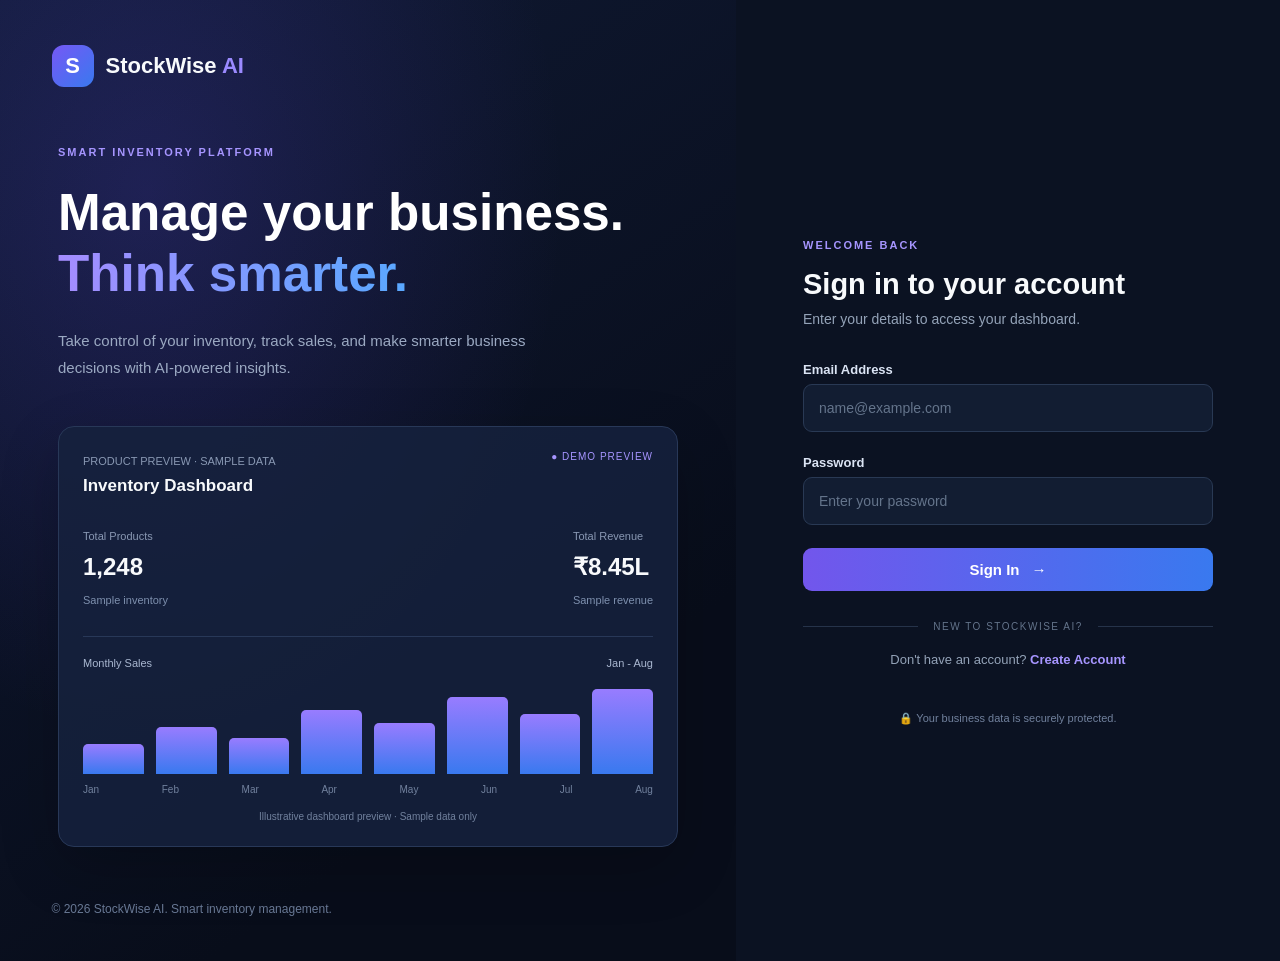
<file: frontend/categories.html>
<!DOCTYPE html>
<html lang="en">

<head>
    <meta charset="UTF-8">
    <meta name="viewport" content="width=device-width, initial-scale=1.0">
    <title>Categories | StockWise AI</title>
    <link rel="stylesheet" href="css/style.css">
</head>

<body class="auth-dark dashboard-dark">

    <div id="dashboardApp" hidden>

        <div class="app-shell">

            <!-- SIDEBAR -->
            <aside class="app-sidebar">

                <a href="index.html" class="sidebar-brand">
                    <span class="sidebar-brand-icon">S</span>
                    <span>StockWise <strong>AI</strong></span>
                </a>

                <div class="sidebar-label">WORKSPACE</div>

                <nav class="sidebar-nav">

                    <a href="index.html" class="sidebar-link">
                        <span>▦</span> Dashboard
                    </a>

                    <a href="products.html" class="sidebar-link">
                        <span>▤</span> Products
                    </a>

                    <a href="categories.html" class="sidebar-link active">
                        <span>◫</span> Categories
                    </a>

                    <a href="suppliers.html" class="sidebar-link">
                        <span>♧</span> Suppliers
                    </a>

                    <a href="stock.html" class="sidebar-link">
                        <span>⇅</span> Stock Management
                    </a>

                    <a href="sales.html" class="sidebar-link">
                        <span>▧</span> Sales
                    </a>

                </nav>

                <div class="sidebar-label">INTELLIGENCE</div>

                <nav class="sidebar-nav">
                    <a href="ai.html" class="sidebar-link">
                        <span>✧</span> AI Assistant
                    </a>
                </nav>

                <div class="sidebar-bottom">
                    <div class="sidebar-user-icon">SW</div>

                    <div>
                        <strong>StockWise AI</strong>
                        <small>Inventory Workspace</small>
                    </div>
                </div>

            </aside>

            <!-- MAIN AREA -->
            <div class="app-main">

                <!-- TOPBAR -->
                <header class="app-topbar">

                    <div>
                        <span class="topbar-eyebrow">WORKSPACE / ORGANIZATION</span>
                        <h2>Categories</h2>
                    </div>

                    <div class="topbar-actions">

                        <span id="welcomeUser" class="welcome-user">
                            Welcome
                        </span>

                        <button id="logoutButton" class="logout-btn">
                            Logout ↗
                        </button>

                    </div>

                </header>

                <!-- PAGE CONTENT -->
                <main class="dashboard-content">

                    <!-- PAGE HEADING -->
                    <section class="dashboard-welcome">

                        <div>
                            <span class="welcome-tag">PRODUCT ORGANIZATION</span>
                            <h1>Categories Management</h1>
                            <p>Organize your products and keep your inventory structured.</p>
                        </div>

                        <div class="welcome-decoration">◫</div>

                    </section>

                    <!-- ADD CATEGORY -->
                    <section class="dashboard-section category-form-section">

                        <div class="section-heading">

                            <div>
                                <h2>Add New Category</h2>
                                <p>Create a category to organize your shop products.</p>
                            </div>

                            <span class="section-indicator">+</span>

                        </div>

                        <form id="categoryForm" class="category-form-grid">

                            <div class="form-group">

                                <label for="categoryName">
                                    Category Name
                                </label>

                                <input
                                    type="text"
                                    id="categoryName"
                                    placeholder="Example: Electronics"
                                    maxlength="100"
                                    required
                                >

                            </div>

                            <div class="form-group">

                                <label for="categoryDescription">
                                    Description
                                </label>

                                <input
                                    type="text"
                                    id="categoryDescription"
                                    placeholder="Enter category description"
                                    maxlength="300"
                                >

                            </div>

                            <div class="category-form-submit">

                                <button
                                    type="submit"
                                    id="addCategoryButton"
                                    class="profile-save-button"
                                >
                                    + Add Category
                                </button>

                            </div>

                            <p id="categoryMessage" class="message"></p>

                        </form>

                    </section>

                    <!-- ALL CATEGORIES -->
                    <section class="dashboard-section category-table-section">

                        <div class="section-heading">

                            <div>
                                <h2>All Categories</h2>
                                <p>View and manage your product categories.</p>
                            </div>

                            <span class="section-indicator">◫</span>

                        </div>

                        <div class="table-wrapper category-table-wrapper">

                            <table class="category-table">

                                <thead>
                                    <tr>
                                        <th>Category Name</th>
                                        <th>Description</th>
                                        <th>Action</th>
                                    </tr>
                                </thead>

                                <tbody id="categoriesTableBody">

                                    <tr>
                                        <td colspan="3">
                                            Loading categories...
                                        </td>
                                    </tr>

                                </tbody>

                            </table>

                        </div>

                    </section>

                    <footer class="dashboard-footer">
                        StockWise AI · Smart Inventory Management
                    </footer>

                </main>

            </div>

        </div>

    </div>

    <!-- LOADING SCREEN -->
    <div id="loadingScreen" class="loading-screen">
        Verifying your account...
    </div>

    <script src="js/config.js"></script>
    <script src="js/categories.js"></script>

</body>
</html>
</file>
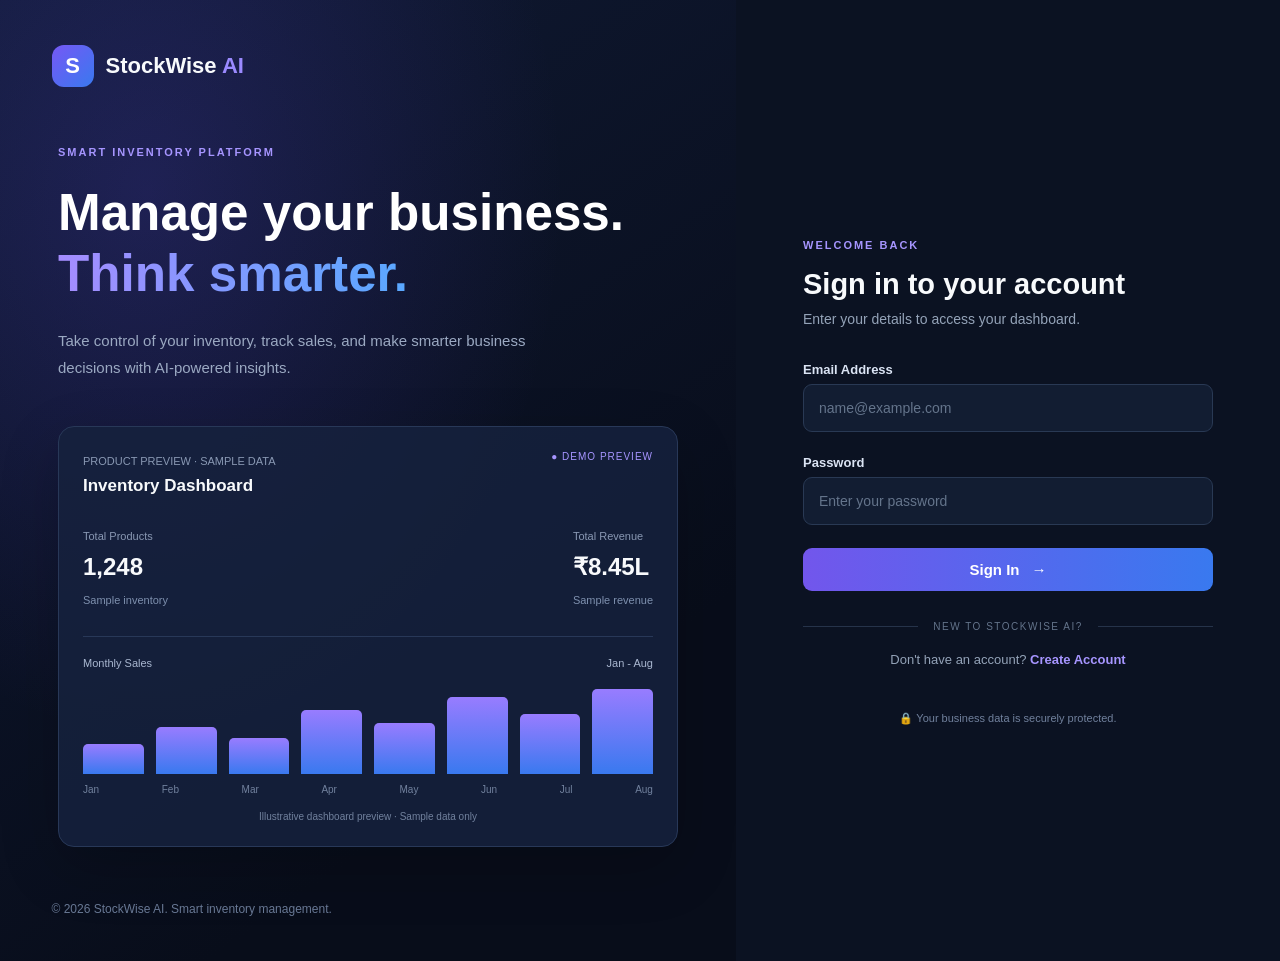
<file: frontend/login.html>
<!DOCTYPE html>
<html lang="en">
<head>
    <meta charset="UTF-8">
    <meta name="viewport" content="width=device-width, initial-scale=1.0">
    <title>Login | StockWise AI</title>
    <link rel="stylesheet" href="css/style.css">

    <style>
        .preview-chart {
            min-height: 170px;
        }

        .chart-bars {
            height: 85px;
            display: flex;
            align-items: end;
            gap: 12px;
            margin-top: 20px;
        }

        .chart-bars i {
            flex: 1;
            display: block;
            min-width: 0;
            border-radius: 5px 5px 0 0;
            background: linear-gradient(180deg, #987cff, #3979ef);
            transition: height 0.8s ease;
            animation: barAppear 0.8s ease;
        }

        .chart-months {
            display: flex;
            justify-content: space-between;
            margin-top: 10px;
            color: #71819d;
            font-size: 10px;
        }

        .preview-disclaimer {
            color: #71819d;
            font-size: 10px;
            margin-top: 16px;
            text-align: center;
        }

        .live-indicator {
            color: #a695ff;
            font-size: 10px;
            letter-spacing: 1px;
        }

        @keyframes barAppear {
            from {
                opacity: 0.3;
                transform: scaleY(0.3);
                transform-origin: bottom;
            }
            to {
                opacity: 1;
                transform: scaleY(1);
                transform-origin: bottom;
            }
        }
    </style>
</head>

<body class="auth-dark">

    <main class="login-layout">

        <!-- LEFT BRANDING SECTION -->
        <section class="login-brand-panel">

            <div class="login-brand">
                <div class="brand-icon">S</div>
                <span>StockWise <strong>AI</strong></span>
            </div>

            <div class="login-hero">

                <span class="hero-tag">SMART INVENTORY PLATFORM</span>

                <h1>
                    Manage your business.<br>
                    <span>Think smarter.</span>
                </h1>

                <p>
                    Take control of your inventory, track sales,
                    and make smarter business decisions with
                    AI-powered insights.
                </p>

                <!-- DASHBOARD DEMO -->
                <div class="preview-card">

                    <div class="preview-header">
                        <div>
                            <small>PRODUCT PREVIEW · SAMPLE DATA</small>
                            <h3>Inventory Dashboard</h3>
                        </div>

                        <span class="live-indicator">● DEMO PREVIEW</span>
                    </div>

                    <div class="preview-stats">

                        <div>
                            <small>Total Products</small>
                            <h2>1,248</h2>
                            <span>Sample inventory</span>
                        </div>

                        <div>
                            <small>Total Revenue</small>
                            <h2>₹8.45L</h2>
                            <span>Sample revenue</span>
                        </div>

                    </div>

                    <!-- ANIMATED SLIDESHOW GRAPH -->
                    <div class="preview-chart">

                        <div class="chart-label">
                            <span id="demoChartTitle">Monthly Sales</span>
                            <span id="demoChartPeriod">Jan - Aug</span>
                        </div>

                        <div class="chart-bars" id="demoChartBars">
                            <i style="height:35%"></i>
                            <i style="height:55%"></i>
                            <i style="height:42%"></i>
                            <i style="height:75%"></i>
                            <i style="height:60%"></i>
                            <i style="height:90%"></i>
                            <i style="height:70%"></i>
                            <i style="height:100%"></i>
                        </div>

                        <div class="chart-months" id="demoChartLabels">
                            <span>Jan</span>
                            <span>Feb</span>
                            <span>Mar</span>
                            <span>Apr</span>
                            <span>May</span>
                            <span>Jun</span>
                            <span>Jul</span>
                            <span>Aug</span>
                        </div>

                        <p class="preview-disclaimer">
                            Illustrative dashboard preview · Sample data only
                        </p>

                    </div>

                </div>

            </div>

            <p class="login-footer">
                © 2026 StockWise AI. Smart inventory management.
            </p>

        </section>

        <!-- RIGHT LOGIN SECTION -->
        <section class="login-form-panel">

            <div class="login-form-wrapper">

                <div class="mobile-brand">
                    <div class="brand-icon">S</div>
                    <span>StockWise <strong>AI</strong></span>
                </div>

                <div class="login-heading">

                    <span class="hero-tag">WELCOME BACK</span>

                    <h2>Sign in to your account</h2>

                    <p>
                        Enter your details to access your dashboard.
                    </p>

                </div>

                <form id="loginForm">

                    <div class="form-group">

                        <label for="email">Email Address</label>

                        <input
                            type="email"
                            id="email"
                            placeholder="name@example.com"
                            autocomplete="email"
                            required
                        >

                    </div>

                    <div class="form-group">

                        <label for="password">Password</label>

                        <input
                            type="password"
                            id="password"
                            placeholder="Enter your password"
                            autocomplete="current-password"
                            required
                        >

                    </div>

                    <button
                        type="submit"
                        id="loginButton"
                        class="login-submit"
                    >
                        Sign In <span>→</span>
                    </button>

                    <p id="message" class="message"></p>

                </form>

                <div class="login-divider">
                    <span>NEW TO STOCKWISE AI?</span>
                </div>

                <p class="login-register">
                    Don't have an account?
                    <a href="register.html">Create Account</a>
                </p>

                <p class="login-security">
                    🔒 Your business data is securely protected.
                </p>

            </div>

        </section>

    </main>

    <!-- EXISTING LOGIN SCRIPTS -->
    <script src="js/config.js"></script>
    <script src="js/auth.js"></script>
    <script src="js/login-preview.js"></script>
    <!-- DEMO SLIDESHOW -->
    <script>
        const demoSlides = [
            {
                title: "Monthly Sales",
                period: "Jan - Aug",
                labels: ["Jan", "Feb", "Mar", "Apr", "May", "Jun", "Jul", "Aug"],
                values: [35, 55, 42, 75, 60, 90, 70, 100]
            },
            {
                title: "Revenue Growth",
                period: "8 Month Overview",
                labels: ["Jan", "Feb", "Mar", "Apr", "May", "Jun", "Jul", "Aug"],
                values: [25, 40, 35, 60, 55, 75, 85, 100]
            },
            {
                title: "Inventory Movement",
                period: "Stock Overview",
                labels: ["Jan", "Feb", "Mar", "Apr", "May", "Jun", "Jul", "Aug"],
                values: [80, 65, 90, 50, 75, 45, 65, 85]
            }
        ];

        let currentSlide = 0;

        function showDemoSlide() {

            const slide = demoSlides[currentSlide];

            const title = document.getElementById("demoChartTitle");
            const period = document.getElementById("demoChartPeriod");
            const bars = document.getElementById("demoChartBars");
            const labels = document.getElementById("demoChartLabels");

            title.textContent = slide.title;
            period.textContent = slide.period;

            bars.innerHTML = slide.values
                .map(value => `<i style="height:${value}%"></i>`)
                .join("");

            labels.innerHTML = slide.labels
                .map(label => `<span>${label}</span>`)
                .join("");

            currentSlide = (currentSlide + 1) % demoSlides.length;
        }

        showDemoSlide();

        setInterval(showDemoSlide, 3000);
    </script>

</body>
</html>
</file>
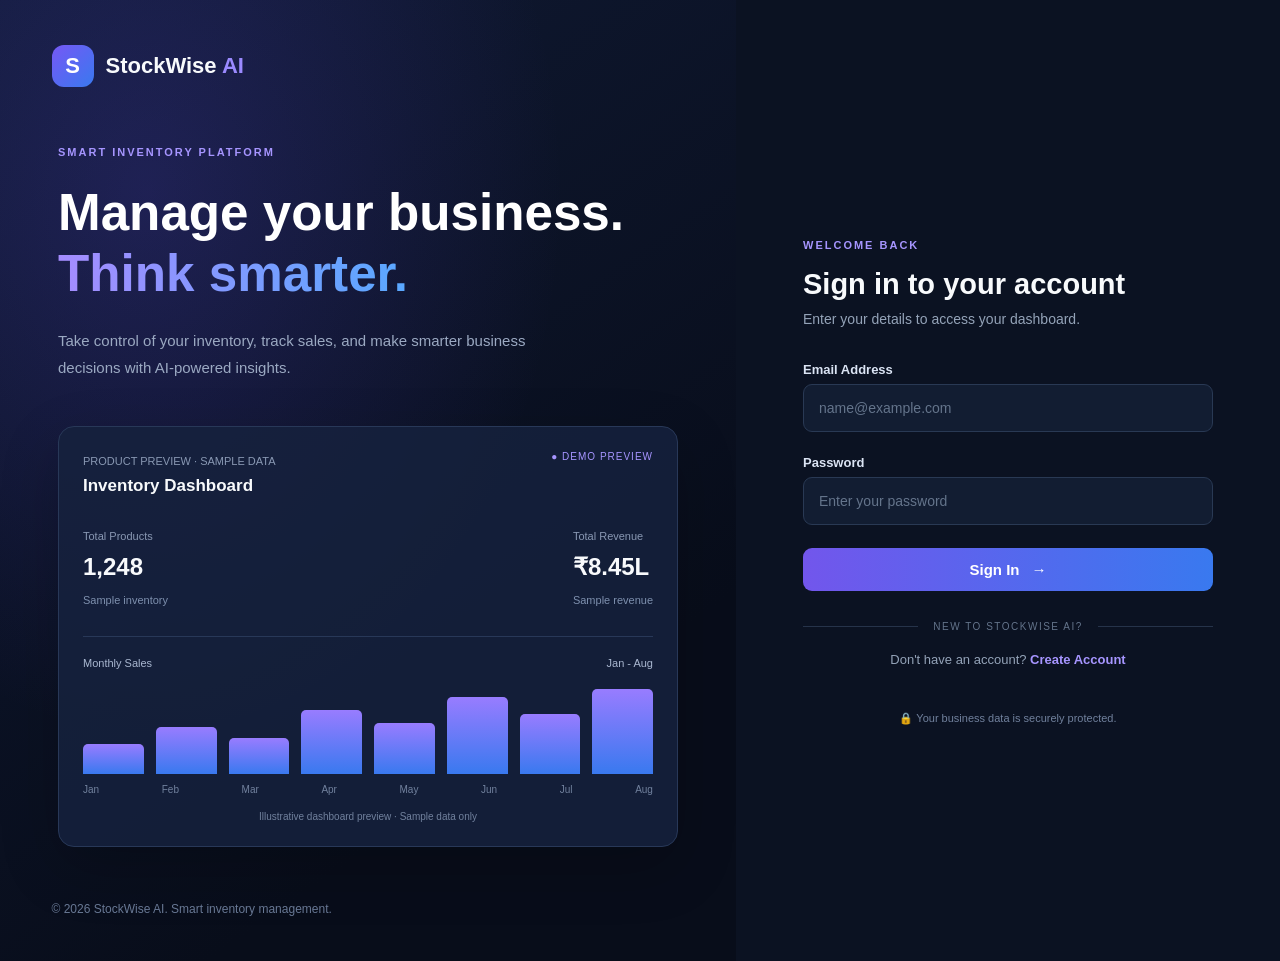
<file: frontend/products.html>
<!DOCTYPE html>
<html lang="en">

<head>
    <meta charset="UTF-8">
    <meta name="viewport" content="width=device-width, initial-scale=1.0">
    <title>Products | StockWise AI</title>
    <link rel="stylesheet" href="css/style.css">
</head>

<body class="auth-dark dashboard-dark">

    <div id="dashboardApp" hidden>
        <div class="app-shell">

            <aside class="app-sidebar">

                <a href="index.html" class="sidebar-brand">
                    <span class="sidebar-brand-icon">S</span>
                    <span>StockWise <strong>AI</strong></span>
                </a>

                <div class="sidebar-label">WORKSPACE</div>

                <nav class="sidebar-nav">
                    <a href="index.html" class="sidebar-link">
                        <span>▦</span> Dashboard
                    </a>

                    <a href="products.html" class="sidebar-link active">
                        <span>▤</span> Products
                    </a>

                    <a href="categories.html" class="sidebar-link">
                        <span>◫</span> Categories
                    </a>

                    <a href="suppliers.html" class="sidebar-link">
                        <span>♧</span> Suppliers
                    </a>

                    <a href="stock.html" class="sidebar-link">
                        <span>⇅</span> Stock Management
                    </a>

                    <a href="sales.html" class="sidebar-link">
                        <span>▧</span> Sales
                    </a>
                </nav>

                <div class="sidebar-label">INTELLIGENCE</div>

                <nav class="sidebar-nav">
                    <a href="ai.html" class="sidebar-link">
                        <span>✧</span> AI Assistant
                    </a>
                </nav>

                <div class="sidebar-bottom">
                    <div class="sidebar-user-icon">SW</div>
                    <div>
                        <strong>StockWise AI</strong>
                        <small>Inventory Workspace</small>
                    </div>
                </div>

            </aside>

            <div class="app-main">

                <header class="app-topbar">
                    <div>
                        <span class="topbar-eyebrow">WORKSPACE / INVENTORY</span>
                        <h2>Products</h2>
                    </div>

                    <div class="topbar-actions">
                        <span id="welcomeUser" class="welcome-user">
                            Welcome
                        </span>

                        <button id="logoutButton" class="logout-btn">
                            Logout ↗
                        </button>
                    </div>
                </header>

                <main class="dashboard-content">

                    <section class="dashboard-welcome">
                        <div>
                            <span class="welcome-tag">PRODUCT MANAGEMENT</span>
                            <h1>Products Management</h1>
                            <p>Manage products, suppliers, pricing and inventory.</p>
                        </div>

                        <div class="welcome-decoration">▤</div>
                    </section>

                    <!-- ADD PRODUCT -->
                    <section class="dashboard-section products-form-section">

                        <div class="section-heading">
                            <div>
                                <h2>Add New Product</h2>
                                <p>Enter product details to add it to your inventory.</p>
                            </div>

                            <span class="section-indicator">+</span>
                        </div>

                        <form id="productForm" class="products-form-grid">

                            <div class="form-group">
                                <label for="productName">Product Name</label>
                                <input
                                    type="text"
                                    id="productName"
                                    placeholder="Enter product name"
                                    required
                                >
                            </div>

                            <div class="form-group">
                                <label for="productCategory">Category</label>
                                <select id="productCategory" required>
                                    <option value="">Select Category</option>
                                </select>
                            </div>

                            <div class="form-group">
                                <label for="productSKU">Product SKU</label>
                                <input
                                    type="text"
                                    id="productSKU"
                                    placeholder="Example: ELEC-001"
                                    required
                                >
                            </div>

                            <div class="form-group">
                                <label for="productSupplier">
                                    Supplier <span>(Optional)</span>
                                </label>

                                <select id="productSupplier">
                                    <option value="">No Supplier Assigned</option>
                                </select>
                            </div>

                            <div class="form-group">
                                <label for="purchasePrice">Purchase Price (₹)</label>
                                <input
                                    type="number"
                                    id="purchasePrice"
                                    placeholder="0.00"
                                    min="0"
                                    step="0.01"
                                    required
                                >
                            </div>

                            <div class="form-group">
                                <label for="sellingPrice">Selling Price (₹)</label>
                                <input
                                    type="number"
                                    id="sellingPrice"
                                    placeholder="0.00"
                                    min="0"
                                    step="0.01"
                                    required
                                >
                            </div>

                            <div class="form-group">
                                <label for="quantity">Initial Quantity</label>
                                <input
                                    type="number"
                                    id="quantity"
                                    placeholder="Enter quantity"
                                    min="0"
                                    required
                                >
                            </div>

                            <div class="form-group">
                                <label for="lowStockThreshold">Low Stock Threshold</label>
                                <input
                                    type="number"
                                    id="lowStockThreshold"
                                    min="0"
                                    value="5"
                                    required
                                >
                            </div>

                            <div class="form-group">
                                <label for="reorderLeadTime">
                                    Reorder Lead Time (Days)
                                </label>

                                <input
                                    type="number"
                                    id="reorderLeadTime"
                                    min="0"
                                    value="3"
                                    required
                                >

                                <small>Expected supplier delivery time.</small>
                            </div>

                            <!-- EXPIRY DATE -->
                            <div class="form-group">
                                <label for="expiryDate">
                                    Expiry Date <span>(Optional)</span>
                                </label>

                                <input
                                    type="date"
                                    id="expiryDate"
                                >

                                <small>Set expiry date for perishable products.</small>
                            </div>

                            <div class="products-form-submit">
                                <button
                                    type="submit"
                                    id="addProductButton"
                                    class="profile-save-button"
                                >
                                    + Add Product
                                </button>
                            </div>

                            <p id="productMessage" class="message"></p>

                        </form>

                    </section>

                    <!-- ALL PRODUCTS -->
                    <section class="dashboard-section products-table-section">

                        <div class="section-heading">
                            <div>
                                <h2>All Products</h2>
                                <p>View and manage your shop inventory.</p>
                            </div>

                            <span class="section-indicator">▤</span>
                        </div>


                        <!-- PRODUCT SEARCH AND FILTER -->
                        <div class="products-toolbar">

                            <div class="products-search">
                                <span>⌕</span>
                                <input
                                    type="search"
                                    id="productSearch"
                                    placeholder="Search products by name or SKU..."
                                >
                            </div>

                            <div class="products-filter">
                                <select id="productCategoryFilter">
                                    <option value="">All Categories</option>
                                </select>
                            </div>

                        </div>


                        <div class="table-wrapper products-table-wrapper">

                            <table class="products-table">
                                <thead>
                                    <tr>
                                        <th>Product</th>
                                        <th>Category</th>
                                        <th>Supplier</th>
                                        <th>Purchase Price</th>
                                        <th>Selling Price</th>
                                        <th>Quantity</th>
                                        <th>Expiry Date</th>
                                        <th>Action</th>
                                    </tr>
                                </thead>

                                <tbody id="productsTableBody">
                                    <tr>
                                        <td colspan="8">Loading products...</td>
                                    </tr>
                                </tbody>
                            </table>

                        </div>

                    </section>

                    <footer class="dashboard-footer">
                        StockWise AI · Smart Inventory Management
                    </footer>

                </main>
            </div>
        </div>
    </div>

    <div id="loadingScreen" class="loading-screen">
        Verifying your account...
    </div>

    <script src="js/config.js"></script>
    <script src="js/products.js"></script>

</body>
</html>
</file>
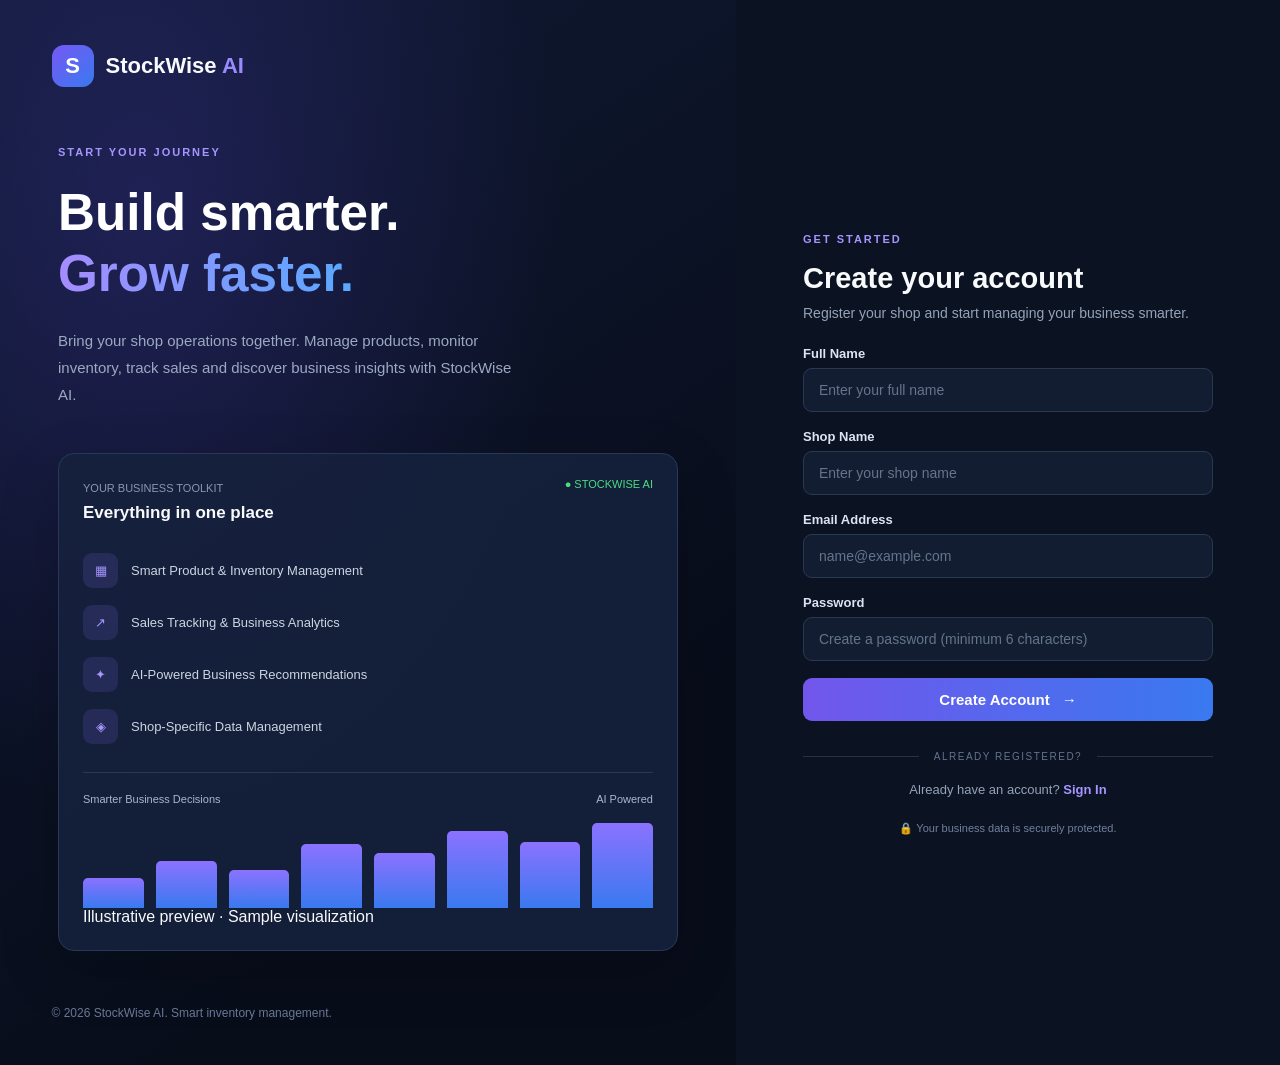
<file: frontend/register.html>
<!DOCTYPE html>
<html lang="en">
<head>
    <meta charset="UTF-8">
    <meta name="viewport" content="width=device-width, initial-scale=1.0">
    <title>Register | StockWise AI</title>
    <link rel="stylesheet" href="css/style.css">

    <style>
        .register-brand-panel {
            background:
                radial-gradient(ellipse at 20% 20%, rgba(91,70,220,.22), transparent 50%),
                linear-gradient(145deg, #101a35, #080d1a 75%);
        }

        .register-form-wrapper .form-group {
            margin-bottom: 17px;
        }

        .register-form-wrapper .form-group input {
            padding: 13px 15px;
        }

        .register-form-wrapper .login-heading {
            margin-bottom: 25px;
        }

        .register-form-wrapper .login-security {
            margin-top: 25px;
        }

        .register-feature-list {
            margin-top: 30px;
            display: grid;
            gap: 17px;
        }

        .register-feature {
            display: flex;
            align-items: center;
            gap: 13px;
            color: #cbd5e1;
            font-size: 13px;
        }

        .register-feature-icon {
            width: 35px;
            height: 35px;
            display: grid;
            place-items: center;
            background: rgba(139,114,255,.14);
            color: #a695ff;
            border-radius: 9px;
        }

        @media (max-width: 850px) {
            .register-brand-panel {
                display: none;
            }
        }
    </style>
</head>

<body class="auth-dark">

    <main class="login-layout">

        <!-- LEFT BRANDING SECTION -->
        <section class="login-brand-panel register-brand-panel">

            <div class="login-brand">
                <div class="brand-icon">S</div>
                <span>StockWise <strong>AI</strong></span>
            </div>

            <div class="login-hero">

                <span class="hero-tag">START YOUR JOURNEY</span>

                <h1>
                    Build smarter.<br>
                    <span>Grow faster.</span>
                </h1>

                <p>
                    Bring your shop operations together.
                    Manage products, monitor inventory,
                    track sales and discover business insights
                    with StockWise AI.
                </p>

                <div class="preview-card">

                    <div class="preview-header">
                        <div>
                            <small>YOUR BUSINESS TOOLKIT</small>
                            <h3>Everything in one place</h3>
                        </div>
                        <span class="live-indicator">● STOCKWISE AI</span>
                    </div>

                    <div class="register-feature-list">

                        <div class="register-feature">
                            <div class="register-feature-icon">▦</div>
                            <span>Smart Product & Inventory Management</span>
                        </div>

                        <div class="register-feature">
                            <div class="register-feature-icon">↗</div>
                            <span>Sales Tracking & Business Analytics</span>
                        </div>

                        <div class="register-feature">
                            <div class="register-feature-icon">✦</div>
                            <span>AI-Powered Business Recommendations</span>
                        </div>

                        <div class="register-feature">
                            <div class="register-feature-icon">◈</div>
                            <span>Shop-Specific Data Management</span>
                        </div>

                    </div>

                    <div class="preview-chart">
                        <div class="chart-label">
                            <span>Smarter Business Decisions</span>
                            <span>AI Powered</span>
                        </div>

                        <div class="chart-bars">
                            <i style="height:35%"></i>
                            <i style="height:55%"></i>
                            <i style="height:45%"></i>
                            <i style="height:75%"></i>
                            <i style="height:65%"></i>
                            <i style="height:90%"></i>
                            <i style="height:78%"></i>
                            <i style="height:100%"></i>
                        </div>
                    </div>

                    <p class="preview-disclaimer">
                        Illustrative preview · Sample visualization
                    </p>

                </div>

            </div>

            <p class="login-footer">
                © 2026 StockWise AI. Smart inventory management.
            </p>

        </section>

        <!-- RIGHT REGISTRATION SECTION -->
        <section class="login-form-panel">

            <div class="login-form-wrapper register-form-wrapper">

                <div class="mobile-brand">
                    <div class="brand-icon">S</div>
                    <span>StockWise <strong>AI</strong></span>
                </div>

                <div class="login-heading">

                    <span class="hero-tag">GET STARTED</span>

                    <h2>Create your account</h2>

                    <p>
                        Register your shop and start managing
                        your business smarter.
                    </p>

                </div>

                <form id="registerForm">

                    <div class="form-group">
                        <label for="name">Full Name</label>
                        <input
                            type="text"
                            id="name"
                            placeholder="Enter your full name"
                            autocomplete="name"
                            required
                        >
                    </div>

                    <div class="form-group">
                        <label for="shopName">Shop Name</label>
                        <input
                            type="text"
                            id="shopName"
                            placeholder="Enter your shop name"
                            required
                        >
                    </div>

                    <div class="form-group">
                        <label for="email">Email Address</label>
                        <input
                            type="email"
                            id="email"
                            placeholder="name@example.com"
                            autocomplete="email"
                            required
                        >
                    </div>

                    <div class="form-group">
                        <label for="password">Password</label>
                        <input
                            type="password"
                            id="password"
                            placeholder="Create a password (minimum 6 characters)"
                            minlength="6"
                            autocomplete="new-password"
                            required
                        >
                    </div>

                    <button
                        type="submit"
                        id="registerButton"
                        class="login-submit"
                    >
                        Create Account <span>→</span>
                    </button>

                    <p id="message" class="message"></p>

                </form>

                <div class="login-divider">
                    <span>ALREADY REGISTERED?</span>
                </div>

                <p class="login-register">
                    Already have an account?
                    <a href="login.html">Sign In</a>
                </p>

                <p class="login-security">
                    🔒 Your business data is securely protected.
                </p>

            </div>

        </section>

    </main>

    <script src="js/config.js"></script>
    <script src="js/auth.js"></script>

</body>
</html>
</file>
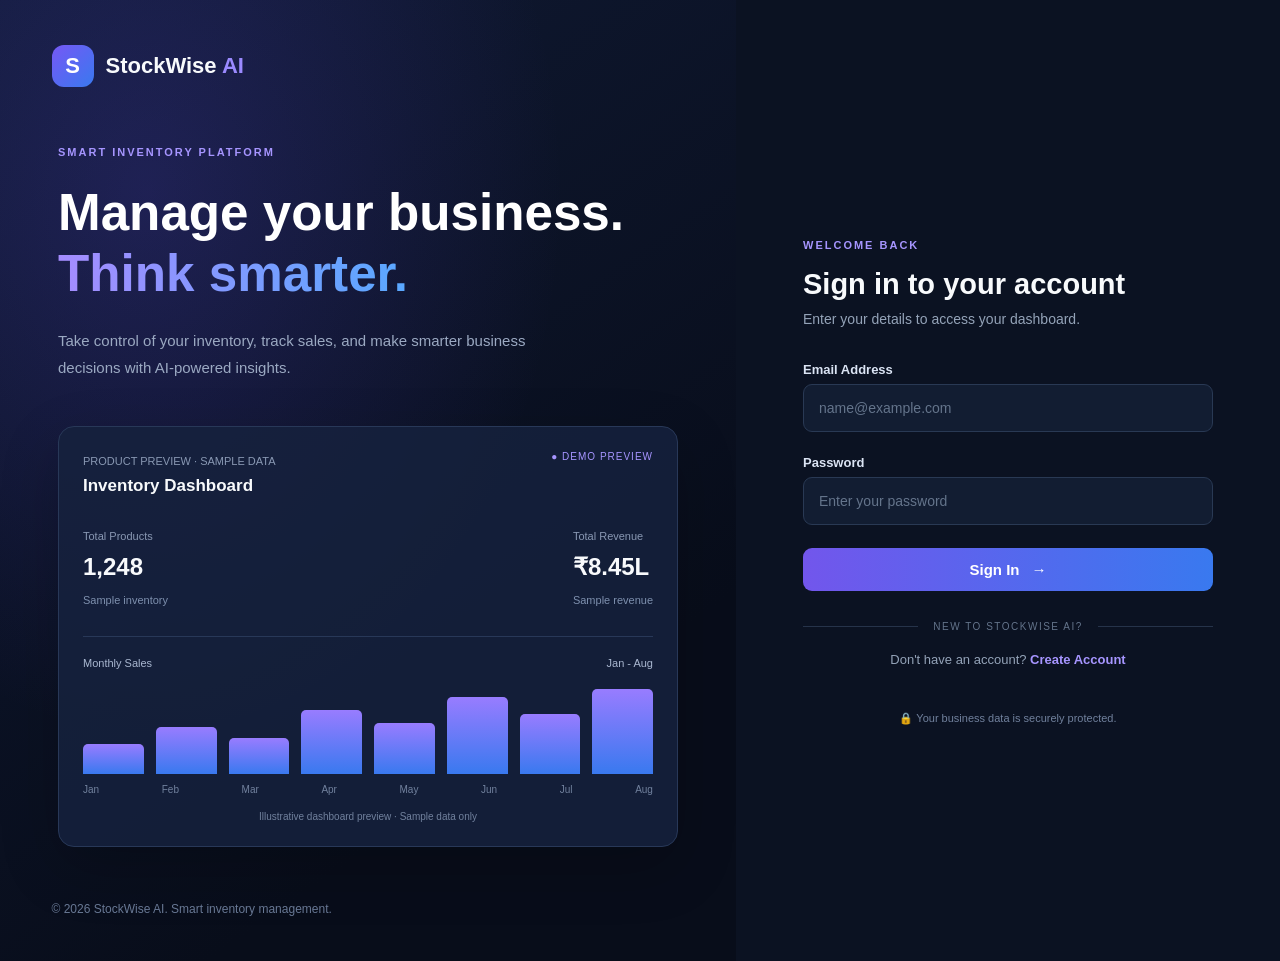
<file: frontend/sales.html>
<!DOCTYPE html>
<html lang="en">
<head>
    <meta charset="UTF-8">
    <meta name="viewport" content="width=device-width, initial-scale=1.0">
    <title>Sales Management | StockWise AI</title>
    <link rel="stylesheet" href="css/style.css">
</head>
<body class="auth-dark dashboard-dark">

    <div id="dashboardApp" hidden>
        <div class="app-shell">

            <aside class="app-sidebar">
                <div class="sidebar-brand">
                    <div class="sidebar-brand-icon">S</div>
                    <span>StockWise <span class="brand-highlight">AI</span></span>
                </div>

                <p class="sidebar-label">MAIN MENU</p>

                <nav class="sidebar-nav">
                    <a href="index.html" class="sidebar-link"><span>▦</span> Dashboard</a>
                    <a href="products.html" class="sidebar-link"><span>◈</span> Products</a>
                    <a href="categories.html" class="sidebar-link"><span>▤</span> Categories</a>
                    <a href="suppliers.html" class="sidebar-link"><span>♧</span> Suppliers</a>
                    <a href="stock.html" class="sidebar-link"><span>▣</span> Stock Management</a>
                    <a href="sales.html" class="sidebar-link active"><span>↗</span> Sales</a>
                    <a href="ai.html" class="sidebar-link"><span>✧</span> AI Assistant</a>
                </nav>

                <div class="sidebar-bottom">
                    <div class="sidebar-status"></div>
                    <span>System Operational</span>
                </div>
            </aside>

            <main class="app-main">

                <header class="app-topbar">
                    <div>
                        <p class="topbar-eyebrow">BUSINESS PERFORMANCE</p>
                        <span id="welcomeUser" class="welcome-user">Welcome</span>
                    </div>

                    <div class="topbar-actions">
                        <button id="logoutButton" class="logout-btn">Logout ↗</button>
                    </div>
                </header>

                <div class="dashboard-content sales-page">

                    <!-- PAGE INTRO -->
                    <section class="sales-hero">
                        <div class="sales-hero-content">
                            <span class="sales-eyebrow">SALES & TRANSACTIONS</span>
                            <h1>Sales Management</h1>
                            <p>Record customer purchases, manage transactions and keep track of your shop's sales history.</p>
                        </div>

                        <div class="sales-hero-icon">↗</div>
                    </section>

                    <!-- RECORD SALE -->
                    <section class="dashboard-section sales-form-card">

                        <div class="sales-section-header">
                            <div class="sales-title-group">
                                <div class="sales-title-icon">＋</div>
                                <div>
                                    <h2>Record New Sale</h2>
                                    <p>Add a new customer transaction to your sales records.</p>
                                </div>
                            </div>

                            <span class="sales-section-tag">NEW TRANSACTION</span>
                        </div>

                        <form id="saleForm" class="sales-modern-form">

                            <div class="sales-fields-grid">

                                <div class="form-group">
                                    <label for="saleProduct">Select Product <span>*</span></label>
                                    <select id="saleProduct" required>
                                        <option value="">Select Product</option>
                                    </select>
                                </div>

                                <div class="form-group">
                                    <label for="saleQuantity">Quantity <span>*</span></label>
                                    <input
                                        type="number"
                                        id="saleQuantity"
                                        min="1"
                                        placeholder="Enter quantity"
                                        required
                                    >
                                </div>

                                <!-- CUSTOMER NAME - REQUIRED -->
                                <div class="form-group">
                                    <label for="customerName">
                                        Customer Name <span>*</span>
                                    </label>
                                    <input
                                        type="text"
                                        id="customerName"
                                        maxlength="100"
                                        placeholder="Enter customer name"
                                        autocomplete="name"
                                        required
                                    >
                                </div>

                                <div class="form-group">
                                    <label for="paymentMethod">Payment Method <span>*</span></label>
                                    <select id="paymentMethod" required>
                                        <option value="cash">Cash</option>
                                        <option value="upi">UPI</option>
                                        <option value="card">Card</option>
                                        <option value="other">Other</option>
                                    </select>
                                </div>

                            </div>

                            <div class="sales-form-bottom">
                                <p id="saleMessage" class="message sales-message"></p>

                                <button type="submit" id="recordSaleButton">
                                    + Record Sale
                                </button>
                            </div>

                        </form>
                    </section>

                    <!-- SALES HISTORY -->
                    <section class="dashboard-section sales-history-card">

                        <div class="sales-section-header">
                            <div class="sales-title-group">
                                <div class="sales-title-icon sales-history-icon">◷</div>
                                <div>
                                    <h2>Sales History</h2>
                                    <p>Click any transaction to view complete purchase details.</p>
                                </div>
                            </div>

                            <span class="sales-section-tag">TRANSACTION LOG</span>
                        </div>

                        <div class="sales-table-wrapper">
                            <table class="sales-table">
                                <thead>
                                    <tr>
                                        <th>INVOICE</th>
                                        <th>CUSTOMER</th>
                                        <th>DATE</th>
                                        <th>ITEMS</th>
                                        <th>TOTAL AMOUNT</th>
                                        <th>PAYMENT</th>
                                        <th>ACTION</th>
                                    </tr>
                                </thead>

                                <tbody id="salesTableBody">
                                    <tr>
                                        <td colspan="7">Loading transactions...</td>
                                    </tr>
                                </tbody>
                            </table>
                        </div>

                    </section>

                    <footer class="dashboard-footer">
                        <span>© 2026 StockWise AI</span>
                        <span>Smart Inventory Management System</span>
                    </footer>

                </div>
            </main>
        </div>
    </div>

    <!-- TRANSACTION DETAILS MODAL -->
    <div id="saleDetailsModal" class="sale-modal" hidden>
        <div class="sale-modal-backdrop" id="saleModalBackdrop"></div>

        <div class="sale-modal-card">

            <div class="sale-modal-header">
                <div>
                    <span class="sales-eyebrow">TRANSACTION DETAILS</span>
                    <h2>Purchase Summary</h2>
                    <p>Complete customer purchase information</p>
                </div>

                <button type="button" id="closeSaleDetails" class="sale-modal-close" aria-label="Close">
                    &times;
                </button>
            </div>

            <div id="saleDetailsContent" class="sale-details-content">
                <!-- Details populated by sales.js -->
            </div>

            <div class="sale-modal-footer">
                <span>StockWise AI · Transaction Record</span>
                <button type="button" id="closeSaleDetailsBottom">Close</button>
            </div>

        </div>
    </div>

    <div id="loadingScreen" class="loading-screen">
        Verifying your account...
    </div>

    <script src="js/config.js"></script>
    <script src="js/sales.js"></script>

</body>
</html>
</file>
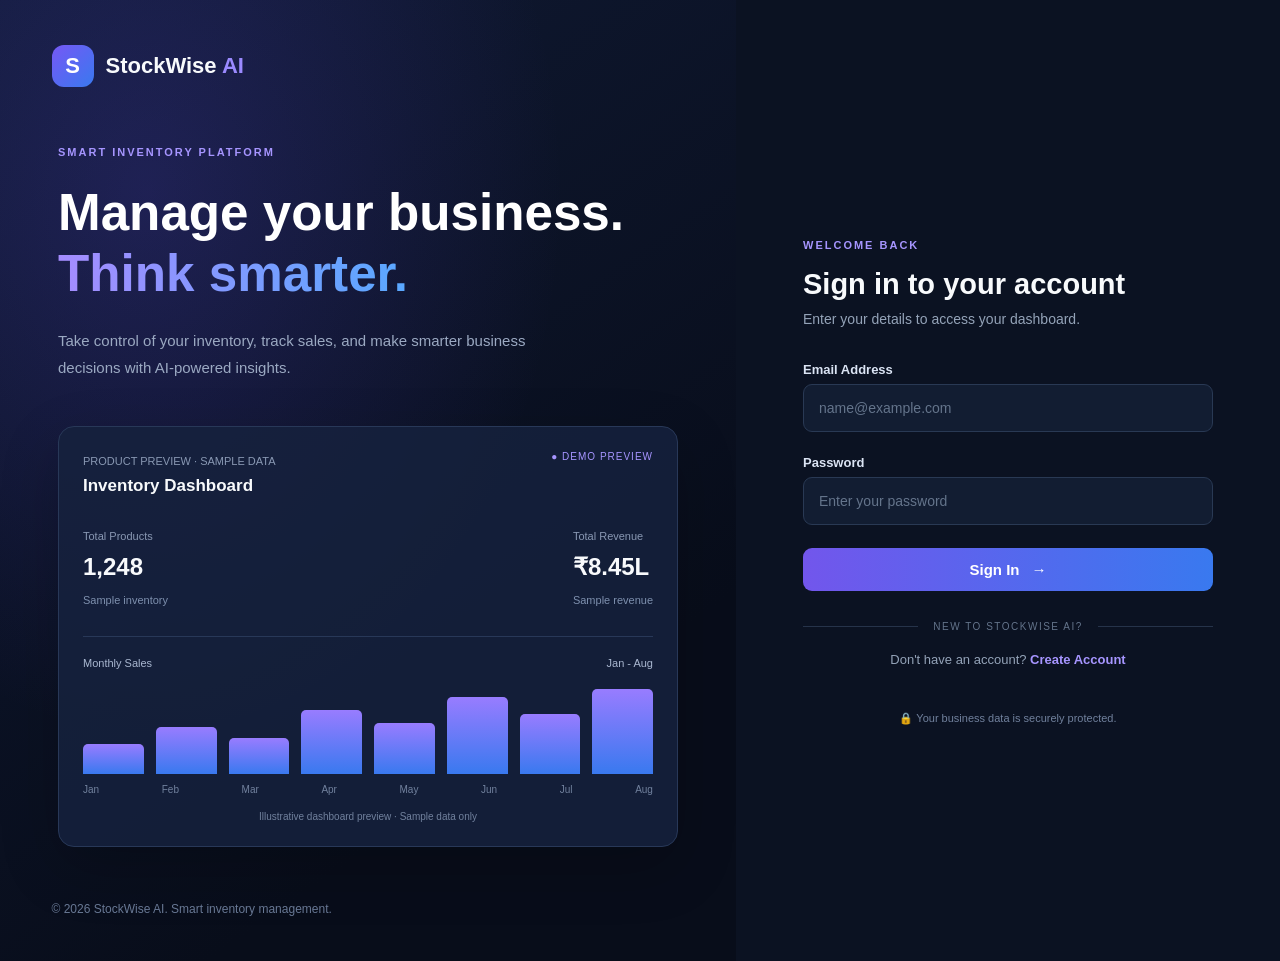
<file: frontend/stock.html>
<!DOCTYPE html>
<html lang="en">
<head>
    <meta charset="UTF-8">
    <meta name="viewport" content="width=device-width, initial-scale=1.0">
    <title>Stock Management | StockWise AI</title>
    <link rel="stylesheet" href="css/style.css">
</head>
<body class="auth-dark dashboard-dark">

    <div id="dashboardApp" hidden>
        <div class="app-shell">

            <aside class="app-sidebar">
                <div class="sidebar-brand">
                    <div class="sidebar-brand-icon">S</div>
                    <span>StockWise <span class="brand-highlight">AI</span></span>
                </div>

                <p class="sidebar-label">MAIN MENU</p>

                <nav class="sidebar-nav">
                    <a href="index.html" class="sidebar-link"><span>▦</span> Dashboard</a>
                    <a href="products.html" class="sidebar-link"><span>◈</span> Products</a>
                    <a href="categories.html" class="sidebar-link"><span>▤</span> Categories</a>
                    <a href="suppliers.html" class="sidebar-link"><span>♧</span> Suppliers</a>
                    <a href="stock.html" class="sidebar-link active"><span>▣</span> Stock Management</a>
                    <a href="sales.html" class="sidebar-link"><span>↗</span> Sales</a>
                    <a href="ai.html" class="sidebar-link"><span>✧</span> AI Assistant</a>
                </nav>

                <div class="sidebar-bottom">
                    <div class="sidebar-status"></div>
                    <span>System Operational</span>
                </div>
            </aside>

            <main class="app-main">

                <header class="app-topbar">
                    <div>
                        <p class="topbar-eyebrow">INVENTORY MANAGEMENT</p>
                        <span id="welcomeUser" class="welcome-user">Welcome</span>
                    </div>

                    <div class="topbar-actions">
                        <button id="logoutButton" class="logout-btn">Logout ↗</button>
                    </div>
                </header>

                <div class="dashboard-content stock-page">

                    <!-- PAGE INTRO -->
                    <section class="stock-hero">
                        <div class="stock-hero-content">
                            <span class="stock-eyebrow">INVENTORY CONTROL</span>
                            <h1>Stock Management</h1>
                            <p>Track incoming and outgoing stock, update product quantities and monitor inventory movements.</p>
                        </div>
                        <div class="stock-hero-icon">▣</div>
                    </section>

                    <!-- STOCK SUMMARY -->
                    <section class="stock-summary-grid">

                        <div class="stock-summary-card">
                            <div class="stock-summary-top">
                                <span class="stock-summary-icon">▣</span>
                                <span class="stock-summary-label">CURRENT INVENTORY</span>
                            </div>
                            <h2 id="totalStockUnits">—</h2>
                            <p>Total Stock Units</p>
                        </div>

                        <div class="stock-summary-card stock-in-card">
                            <div class="stock-summary-top">
                                <span class="stock-summary-icon">↙</span>
                                <span class="stock-summary-label">INVENTORY ADDED</span>
                            </div>
                            <h2 id="totalStockIn">—</h2>
                            <p>Total Stock In</p>
                        </div>

                        <div class="stock-summary-card stock-out-card">
                            <div class="stock-summary-top">
                                <span class="stock-summary-icon">↗</span>
                                <span class="stock-summary-label">INVENTORY REMOVED</span>
                            </div>
                            <h2 id="totalStockOut">—</h2>
                            <p>Total Stock Out</p>
                        </div>

                    </section>

                    <!-- UPDATE STOCK -->
                    <section class="dashboard-section stock-update-card">

                        <div class="stock-section-header">
                            <div class="stock-title-group">
                                <div class="stock-title-icon">↻</div>
                                <div>
                                    <h2>Update Stock</h2>
                                    <p>Record a stock addition or deduction for a product.</p>
                                </div>
                            </div>
                            <span class="stock-section-tag">STOCK ACTION</span>
                        </div>

                        <form id="stockForm" class="stock-modern-form">

                            <div class="stock-fields-grid">

                                <div class="form-group">
                                    <label for="stockProduct">Select Product <span>*</span></label>
                                    <select id="stockProduct" required>
                                        <option value="">Select Product</option>
                                    </select>
                                </div>

                                <div class="form-group">
                                    <label for="stockType">Stock Operation <span>*</span></label>
                                    <select id="stockType" required>
                                        <option value="in">Stock In (Add)</option>
                                        <option value="out">Stock Out (Remove)</option>
                                    </select>
                                </div>

                                <div class="form-group">
                                    <label for="stockQuantity">Quantity <span>*</span></label>
                                    <input type="number" id="stockQuantity" min="1" placeholder="Enter quantity" required>
                                </div>

                                <div class="form-group">
                                    <label for="stockNote">Reason / Note</label>
                                    <input type="text" id="stockNote" placeholder="e.g. New purchase or damaged items">
                                </div>

                            </div>

                            <div class="stock-form-bottom">
                                <p id="stockMessage" class="message stock-message"></p>
                                <button type="submit" id="updateStockButton">
                                    ↻ Update Stock
                                </button>
                            </div>

                        </form>
                    </section>

                    <!-- STOCK HISTORY -->
                    <section class="dashboard-section stock-history-card">

                        <div class="stock-section-header">
                            <div class="stock-title-group">
                                <div class="stock-title-icon stock-history-icon">◷</div>
                                <div>
                                    <h2>Stock Movement History</h2>
                                    <p>Review all recorded stock additions and deductions.</p>
                                </div>
                            </div>
                            <span class="stock-section-tag">ACTIVITY LOG</span>
                        </div>

                        <div class="stock-table-wrapper">
                            <table class="stock-table">
                                <thead>
                                    <tr>
                                        <th>PRODUCT</th>
                                        <th>TYPE</th>
                                        <th>QUANTITY</th>
                                        <th>REASON</th>
                                        <th>DATE</th>
                                    </tr>
                                </thead>

                                <tbody id="stockTableBody">
                                    <tr>
                                        <td colspan="5">Loading stock history...</td>
                                    </tr>
                                </tbody>
                            </table>
                        </div>

                    </section>

                    <footer class="dashboard-footer">
                        <span>© 2026 StockWise AI</span>
                        <span>Smart Inventory Management System</span>
                    </footer>

                </div>
            </main>
        </div>
    </div>

    <div id="loadingScreen" class="loading-screen">
        Verifying your account...
    </div>

    <script src="js/config.js"></script>
    <script src="js/stock.js"></script>

</body>
</html>
</file>
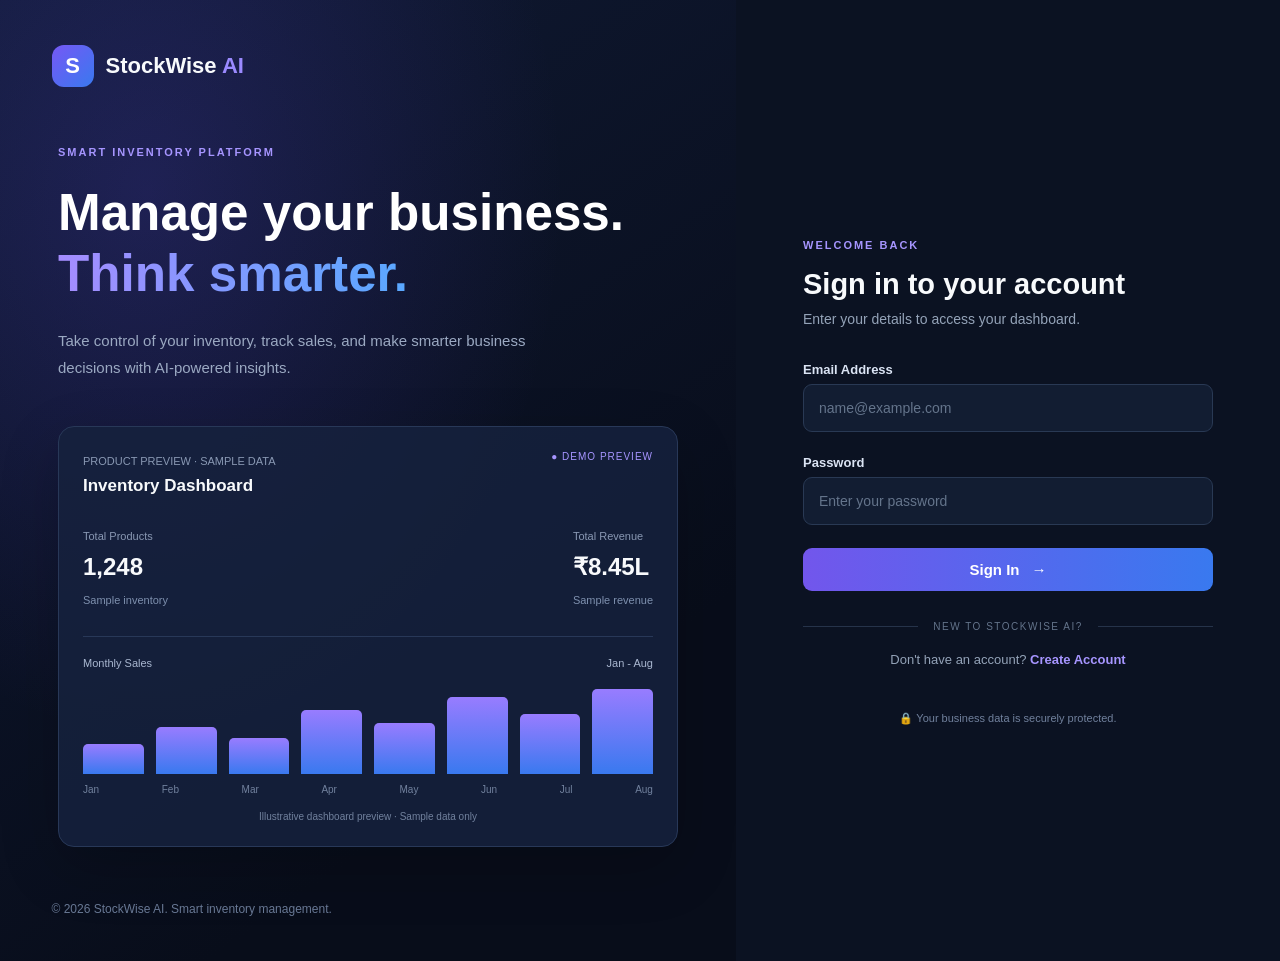
<file: frontend/suppliers.html>
<!DOCTYPE html>
<html lang="en">
<head>
    <meta charset="UTF-8">
    <meta name="viewport" content="width=device-width, initial-scale=1.0">
    <title>Suppliers | StockWise AI</title>
    <link rel="stylesheet" href="css/style.css">
</head>
<body class="auth-dark dashboard-dark">

    <div id="dashboardApp" hidden>
        <div class="app-shell">

            <aside class="app-sidebar">
                <div class="sidebar-brand">
                    <div class="sidebar-brand-icon">S</div>
                    <span>StockWise <span class="brand-highlight">AI</span></span>
                </div>

                <p class="sidebar-label">MAIN MENU</p>

                <nav class="sidebar-nav">
                    <a href="index.html" class="sidebar-link"><span>▦</span> Dashboard</a>
                    <a href="products.html" class="sidebar-link"><span>◈</span> Products</a>
                    <a href="categories.html" class="sidebar-link"><span>▤</span> Categories</a>
                    <a href="suppliers.html" class="sidebar-link active"><span>♧</span> Suppliers</a>
                    <a href="stock.html" class="sidebar-link"><span>▣</span> Stock Management</a>
                    <a href="sales.html" class="sidebar-link"><span>↗</span> Sales</a>
                    <a href="ai.html" class="sidebar-link"><span>✧</span> AI Assistant</a>
                </nav>

                <div class="sidebar-bottom">
                    <div class="sidebar-status"></div>
                    <span>System Operational</span>
                </div>
            </aside>

            <main class="app-main">

                <header class="app-topbar">
                    <div>
                        <p class="topbar-eyebrow">INVENTORY MANAGEMENT</p>
                        <span id="welcomeUser" class="welcome-user">Welcome</span>
                    </div>
                    <div class="topbar-actions">
                        <button id="logoutButton" class="logout-btn">Logout ↗</button>
                    </div>
                </header>

                <div class="dashboard-content suppliers-page">

                    <!-- PAGE INTRO -->
                    <section class="suppliers-hero">
                        <div class="suppliers-hero-content">
                            <span class="suppliers-eyebrow">BUSINESS PARTNERS</span>
                            <h1>Supplier Management</h1>
                            <p>Build stronger supplier relationships and keep all your vendor information organized.</p>
                        </div>
                        <div class="suppliers-hero-icon">♧</div>
                    </section>

                    <!-- SUPPLIER DIRECTORY -->
                    <section class="dashboard-section supplier-directory-card">

                        <div class="supplier-section-header">
                            <div class="supplier-title-group">
                                <div class="supplier-title-icon">▤</div>
                                <div>
                                    <h2>Supplier Directory</h2>
                                    <p>All your registered suppliers in one place.</p>
                                </div>
                            </div>
                            <span class="supplier-section-tag">SUPPLIER LIST</span>
                        </div>

                        <div class="supplier-table-wrapper">
                            <table class="supplier-table">
                                <thead>
                                    <tr>
                                        <th>SUPPLIER</th>
                                        <th>COMPANY</th>
                                        <th>PHONE</th>
                                        <th>EMAIL</th>
                                        <th>CITY</th>
                                        <th>ACTION</th>
                                    </tr>
                                </thead>
                                <tbody id="suppliersTableBody">
                                    <tr>
                                        <td colspan="6">Loading suppliers...</td>
                                    </tr>
                                </tbody>
                            </table>
                        </div>

                    </section>

                    <!-- ADD SUPPLIER FORM -->
                    <section class="dashboard-section supplier-create-card">

                        <div class="supplier-section-header">
                            <div class="supplier-title-group">
                                <div class="supplier-title-icon supplier-add-icon">+</div>
                                <div>
                                    <h2>Add New Supplier</h2>
                                    <p>Register a new supplier and add their business details.</p>
                                </div>
                            </div>
                            <span class="supplier-section-tag">NEW ENTRY</span>
                        </div>

                        <form id="supplierForm" class="supplier-modern-form">

                            <div class="supplier-form-block">
                                <div class="supplier-form-block-heading">
                                    <span class="supplier-form-number">01</span>
                                    <div>
                                        <h3>Contact Information</h3>
                                        <p>Basic supplier and company details</p>
                                    </div>
                                </div>

                                <div class="supplier-fields-grid">
                                    <div class="form-group">
                                        <label for="supplierName">Supplier Name <span>*</span></label>
                                        <input type="text" id="supplierName" placeholder="e.g. Rahul Sharma" required>
                                    </div>

                                    <div class="form-group">
                                        <label for="companyName">Company Name</label>
                                        <input type="text" id="companyName" placeholder="Enter company name">
                                    </div>

                                    <div class="form-group">
                                        <label for="supplierEmail">Email Address</label>
                                        <input type="email" id="supplierEmail" placeholder="name@company.com">
                                    </div>

                                    <div class="form-group">
                                        <label for="supplierPhone">Phone Number <span>*</span></label>
                                        <input type="tel" id="supplierPhone" placeholder="Enter phone number" required>
                                    </div>
                                </div>
                            </div>

                            <div class="supplier-form-divider"></div>

                            <div class="supplier-form-block">
                                <div class="supplier-form-block-heading">
                                    <span class="supplier-form-number">02</span>
                                    <div>
                                        <h3>Address Details</h3>
                                        <p>Supplier's registered business location</p>
                                    </div>
                                </div>

                                <div class="supplier-fields-grid">
                                    <div class="form-group supplier-field-full">
                                        <label for="street">Street Address</label>
                                        <input type="text" id="street" placeholder="House number, street or area">
                                    </div>

                                    <div class="form-group">
                                        <label for="city">City</label>
                                        <input type="text" id="city" placeholder="Enter city">
                                    </div>

                                    <div class="form-group">
                                        <label for="state">State</label>
                                        <input type="text" id="state" placeholder="Enter state">
                                    </div>

                                    <div class="form-group">
                                        <label for="pincode">PIN Code</label>
                                        <input type="text" id="pincode" placeholder="Enter PIN code">
                                    </div>

                                    <div class="form-group">
                                        <label for="country">Country</label>
                                        <input type="text" id="country" value="India" placeholder="Enter country">
                                    </div>
                                </div>
                            </div>

                            <div class="supplier-form-divider"></div>

                            <div class="supplier-form-block">
                                <div class="supplier-form-block-heading">
                                    <span class="supplier-form-number">03</span>
                                    <div>
                                        <h3>Business Information</h3>
                                        <p>Tax and registration details</p>
                                    </div>
                                </div>

                                <div class="supplier-fields-grid">
                                    <div class="form-group">
                                        <label for="gstNumber">GST Number</label>
                                        <input type="text" id="gstNumber" placeholder="Enter GST number">
                                    </div>
                                </div>
                            </div>

                            <div class="supplier-form-bottom">
                                <p id="supplierMessage" class="message supplier-message"></p>
                                <button type="submit" id="addSupplierButton">
                                    <span>+</span> Add Supplier
                                </button>
                            </div>

                        </form>
                    </section>

                    <footer class="dashboard-footer">
                        <span>© 2026 StockWise AI</span>
                        <span>Smart Inventory Management System</span>
                    </footer>

                </div>
            </main>
        </div>
    </div>

    <div id="loadingScreen" class="loading-screen">
        Verifying your account...
    </div>

    <script src="js/config.js"></script>
    <script src="js/suppliers.js"></script>

</body>
</html>
</file>
<file: frontend/css/style.css>
* {
    margin: 0;
    padding: 0;
    box-sizing: border-box;
    font-family: "Segoe UI", Arial, sans-serif;
}

body {
    min-height: 100vh;
    background: #f1f5f9;
    color: #1e293b;
}

.auth-container {
    min-height: 100vh;
    display: flex;
    align-items: center;
    justify-content: center;
    padding: 25px;
}

.auth-card {
    width: 100%;
    max-width: 430px;
    background: #ffffff;
    padding: 35px;
    border-radius: 14px;
    box-shadow: 0 10px 35px rgba(0, 0, 0, 0.08);
}

.auth-card h1 {
    text-align: center;
    color: #2563eb;
    font-size: 28px;
    margin-bottom: 5px;
}

.auth-subtitle {
    text-align: center;
    color: #64748b;
    font-size: 13px;
    margin-bottom: 30px;
}

.auth-card h2 {
    font-size: 23px;
    margin-bottom: 8px;
}

.auth-card h2 + p {
    color: #64748b;
    font-size: 14px;
    margin-bottom: 25px;
}

.form-group {
    margin-bottom: 18px;
}

.form-group label {
    display: block;
    font-size: 14px;
    font-weight: 600;
    margin-bottom: 7px;
}

.form-group input {
    width: 100%;
    padding: 12px 14px;
    border: 1px solid #cbd5e1;
    border-radius: 7px;
    outline: none;
    font-size: 14px;
}

.form-group input:focus {
    border-color: #2563eb;
    box-shadow: 0 0 0 3px rgba(37, 99, 235, 0.1);
}

button {
    width: 100%;
    padding: 13px;
    border: none;
    border-radius: 7px;
    background: #2563eb;
    color: white;
    font-size: 15px;
    font-weight: 600;
    cursor: pointer;
    transition: 0.2s;
}

button:hover {
    background: #1d4ed8;
}

button:disabled {
    opacity: 0.7;
    cursor: not-allowed;
}

.message {
    margin-top: 14px;
    font-size: 13px;
    color: #dc2626;
    text-align: center;
}

.auth-link {
    margin-top: 22px;
    text-align: center;
    font-size: 14px;
    color: #64748b;
}

.auth-link a {
    color: #2563eb;
    font-weight: 600;
    text-decoration: none;
}

.auth-link a:hover {
    text-decoration: underline;
}

@media (max-width: 480px) {
    .auth-card {
        padding: 25px 20px;
    }
}

/* Dashboard */

[hidden] {
    display: none !important;
}

.topbar {
    height: 70px;
    background: #ffffff;
    border-bottom: 1px solid #e2e8f0;
    display: flex;
    align-items: center;
    justify-content: space-between;
    padding: 0 30px;
}

.brand {
    font-size: 23px;
    font-weight: 700;
    color: #2563eb;
}

.topbar-right {
    display: flex;
    align-items: center;
    gap: 20px;
    font-size: 14px;
}

.logout-btn {
    width: auto;
    padding: 9px 18px;
    background: #ef4444;
}

.logout-btn:hover {
    background: #dc2626;
}

.dashboard-layout {
    display: flex;
    min-height: calc(100vh - 70px);
}

.sidebar {
    width: 245px;
    background: #ffffff;
    border-right: 1px solid #e2e8f0;
    padding: 25px 15px;
    flex-shrink: 0;
}

.sidebar h3 {
    font-size: 11px;
    color: #94a3b8;
    margin: 0 0 18px 12px;
    letter-spacing: 1px;
}

.sidebar nav {
    display: flex;
    flex-direction: column;
    gap: 7px;
}

.nav-link {
    display: block;
    padding: 12px;
    border-radius: 7px;
    color: #475569;
    text-decoration: none;
    font-size: 14px;
    transition: 0.2s;
}

.nav-link:hover,
.nav-link.active {
    background: #eff6ff;
    color: #2563eb;
    font-weight: 600;
}

.main-content {
    flex: 1;
    padding: 35px;
    min-width: 0;
}

.page-heading {
    margin-bottom: 30px;
}

.page-heading h1 {
    font-size: 27px;
    margin-bottom: 7px;
}

.page-heading p {
    color: #64748b;
    font-size: 14px;
}

.stats-grid {
    display: grid;
    grid-template-columns: repeat(4, minmax(0, 1fr));
    gap: 20px;
    margin-bottom: 30px;
}

.stat-card {
    background: #ffffff;
    border: 1px solid #e2e8f0;
    border-radius: 10px;
    padding: 23px;
}

.stat-card p {
    color: #64748b;
    font-size: 14px;
    margin-bottom: 15px;
}

.stat-card h2 {
    font-size: 27px;
    color: #1e293b;
}

.dashboard-section {
    background: #ffffff;
    padding: 25px;
    border: 1px solid #e2e8f0;
    border-radius: 10px;
    margin-bottom: 22px;
}

.dashboard-section h2 {
    font-size: 18px;
    margin-bottom: 18px;
}

.dashboard-section p {
    color: #64748b;
    font-size: 14px;
    padding: 10px 0;
    border-bottom: 1px solid #f1f5f9;
}

.loading-screen {
    min-height: 100vh;
    display: flex;
    justify-content: center;
    align-items: center;
    font-size: 17px;
    color: #2563eb;
}

@media (max-width: 1000px) {
    .stats-grid {
        grid-template-columns: repeat(2, minmax(0, 1fr));
    }
}

@media (max-width: 650px) {
    .topbar {
        padding: 0 15px;
    }

    .brand {
        font-size: 19px;
    }

    .topbar-right {
        gap: 10px;
        font-size: 12px;
    }

    .dashboard-layout {
        flex-direction: column;
    }

    .sidebar {
        width: 100%;
        border-right: none;
        border-bottom: 1px solid #e2e8f0;
    }

    .sidebar nav {
        display: grid;
        grid-template-columns: repeat(2, 1fr);
    }

    .main-content {
        padding: 20px 15px;
    }

    .stats-grid {
        grid-template-columns: 1fr 1fr;
        gap: 10px;
    }

    .stat-card {
        padding: 15px;
    }

    .stat-card h2 {
        font-size: 21px;
    }
}

/* Products Management */

#productForm {
    display: grid;
    grid-template-columns: repeat(2, minmax(0, 1fr));
    gap: 15px 20px;
}

#productForm .form-group {
    margin-bottom: 0;
}

#productForm button,
#productForm .message {
    grid-column: 1 / -1;
}

#productForm button {
    max-width: 200px;
}

.table-wrapper {
    width: 100%;
    overflow-x: auto;
}

table {
    width: 100%;
    border-collapse: collapse;
    min-width: 650px;
    font-size: 14px;
}

th,
td {
    padding: 14px 12px;
    text-align: left;
    border-bottom: 1px solid #e2e8f0;
}

th {
    background: #f8fafc;
    color: #475569;
    font-weight: 600;
}

td {
    color: #334155;
}

.table-action-btn {
    width: auto;
    padding: 7px 12px;
    font-size: 12px;
    background: #ef4444;
}

.table-action-btn:hover {
    background: #dc2626;
}

@media (max-width: 650px) {
    #productForm {
        grid-template-columns: 1fr;
    }

    #productForm button,
    #productForm .message {
        grid-column: 1;
    }
}

/* Categories Management */

#categoryForm {
    display: grid;
    grid-template-columns: repeat(2, minmax(0, 1fr));
    gap: 15px 20px;
}

#categoryForm .form-group {
    margin-bottom: 0;
}

#categoryForm button,
#categoryForm .message {
    grid-column: 1 / -1;
}

#categoryForm button {
    max-width: 200px;
}

@media (max-width: 650px) {
    #categoryForm {
        grid-template-columns: 1fr;
    }

    #categoryForm button,
    #categoryForm .message {
        grid-column: 1;
    }
}

/* =================================
   STOCKWISE AI ASSISTANT
================================= */

.ai-intro {
    background: linear-gradient(135deg, #1d4ed8, #6366f1);
    color: #ffffff;
    padding: 28px;
    border-radius: 12px;
    margin-bottom: 25px;
}

.ai-intro h2 {
    font-size: 23px;
    margin-bottom: 10px;
}

.ai-intro p {
    color: #e0e7ff;
    font-size: 14px;
    line-height: 1.6;
}

.ai-provider {
    display: inline-block;
    background: #eff6ff;
    color: #2563eb;
    padding: 6px 12px;
    border-radius: 20px;
    font-size: 12px;
    font-weight: 600;
    margin-top: 15px;
}

.ai-action-btn {
    width: auto;
    min-width: 180px;
    padding: 12px 20px;
    background: #2563eb;
    border-radius: 7px;
}

.ai-action-btn:hover {
    background: #1d4ed8;
}

.ai-question-box {
    width: 100%;
    resize: vertical;
    border: 1px solid #cbd5e1;
    border-radius: 8px;
    padding: 15px;
    font-size: 14px;
    outline: none;
    line-height: 1.6;
}

.ai-question-box:focus {
    border-color: #2563eb;
    box-shadow: 0 0 0 3px rgba(37, 99, 235, 0.1);
}

.ai-result {
    background: #f8fafc;
    border: 1px solid #e2e8f0;
    border-radius: 9px;
    padding: 20px;
    margin-top: 20px;
    color: #334155;
    font-size: 14px;
    line-height: 1.8;
    white-space: pre-wrap;
    overflow-wrap: anywhere;
}

.ai-status {
    font-size: 13px;
    color: #2563eb;
    margin-top: 15px;
}

.ai-status.error {
    color: #dc2626;
}

.ai-section-description {
    color: #64748b;
    font-size: 14px;
    margin-bottom: 18px;
}

@media (max-width: 650px) {
    .ai-intro {
        padding: 20px;
    }

    .ai-action-btn {
        width: 100%;
    }

    .ai-result {
        padding: 14px;
    }
}

/* =====================================
   PREMIUM DARK LOGIN PAGE
===================================== */

.auth-dark {
    background: #080d1a;
    color: #f8fafc;
    min-height: 100vh;
}

.login-layout {
    min-height: 100vh;
    display: grid;
    grid-template-columns: 1.15fr 0.85fr;
}

.login-brand-panel {
    background:
        radial-gradient(ellipse at 20% 20%, rgba(91, 70, 220, 0.22), transparent 50%),
        linear-gradient(145deg, #101a35, #080d1a 75%);
    padding: 45px 7%;
    display: flex;
    flex-direction: column;
    justify-content: space-between;
}

.login-brand,
.mobile-brand {
    display: flex;
    align-items: center;
    gap: 12px;
    font-size: 22px;
    font-weight: 700;
}

.login-brand strong,
.mobile-brand strong {
    color: #9b8aff;
}

.brand-icon {
    width: 42px;
    height: 42px;
    display: grid;
    place-items: center;
    border-radius: 12px;
    background: linear-gradient(135deg, #7658f5, #3979ef);
    color: white;
    font-size: 22px;
    font-weight: 800;
}

.login-hero {
    max-width: 620px;
    margin: 55px auto;
    width: 100%;
}

.hero-tag {
    color: #a695ff;
    font-size: 11px;
    font-weight: 700;
    letter-spacing: 2px;
}

.login-hero h1 {
    font-size: clamp(34px, 4vw, 54px);
    line-height: 1.2;
    margin: 22px 0;
    color: #ffffff;
}

.login-hero h1 span {
    background: linear-gradient(90deg, #a58cff, #59a8ff);
    -webkit-background-clip: text;
    background-clip: text;
    color: transparent;
}

.login-hero > p {
    color: #9ba9c2;
    font-size: 15px;
    line-height: 1.8;
    max-width: 470px;
}

.preview-card {
    margin-top: 45px;
    padding: 24px;
    background: rgba(22, 34, 62, 0.85);
    border: 1px solid #283858;
    border-radius: 16px;
    box-shadow: 0 20px 60px rgba(0, 0, 0, 0.2);
}

.preview-header,
.preview-stats,
.chart-label {
    display: flex;
    justify-content: space-between;
    gap: 15px;
}

.preview-header small,
.preview-stats small {
    color: #8998b3;
    font-size: 11px;
}

.preview-header h3 {
    margin-top: 7px;
    font-size: 17px;
}

.live-indicator {
    color: #4ade80;
    font-size: 11px;
}

.preview-stats {
    margin-top: 30px;
}

.preview-stats h2 {
    margin: 9px 0;
    font-size: 24px;
}

.preview-stats span {
    font-size: 11px;
    color: #7e90ae;
}

.preview-chart {
    margin-top: 28px;
    border-top: 1px solid #283858;
    padding-top: 20px;
}

.chart-label {
    color: #a9b7d0;
    font-size: 11px;
}

.chart-bars {
    height: 85px;
    display: flex;
    align-items: end;
    gap: 12px;
    margin-top: 18px;
}

.chart-bars i {
    flex: 1;
    display: block;
    border-radius: 5px 5px 0 0;
    background: linear-gradient(180deg, #8b72ff, #3979ef);
}

.login-footer {
    color: #687894;
    font-size: 12px;
}

.login-form-panel {
    display: flex;
    justify-content: center;
    align-items: center;
    padding: 45px;
    background: #0b1222;
}

.login-form-wrapper {
    width: 100%;
    max-width: 410px;
}

.mobile-brand {
    display: none;
    margin-bottom: 45px;
}

.login-heading {
    margin-bottom: 35px;
}

.login-heading h2 {
    font-size: 29px;
    margin: 15px 0 10px;
    color: #f8fafc;
}

.login-heading p {
    font-size: 14px;
    color: #94a3b8;
}

.login-form-panel .form-group {
    margin-bottom: 23px;
}

.login-form-panel .form-group label {
    color: #dbe4f4;
    font-size: 13px;
}

.login-form-panel .form-group input {
    background: #121d32;
    color: #ffffff;
    border: 1px solid #293954;
    padding: 15px;
    border-radius: 9px;
}

.login-form-panel .form-group input::placeholder {
    color: #64748b;
}

.login-form-panel .form-group input:focus {
    border-color: #8b72ff;
    box-shadow: 0 0 0 3px rgba(139, 114, 255, 0.13);
}

.login-submit {
    background: linear-gradient(90deg, #7256ec, #3979ef);
    border-radius: 9px;
    margin-top: 8px;
    display: flex;
    justify-content: center;
    align-items: center;
    gap: 12px;
}

.login-submit:hover {
    background: linear-gradient(90deg, #6245db, #2868dc);
}

.login-divider {
    display: flex;
    align-items: center;
    gap: 15px;
    margin: 30px 0 20px;
    color: #64748b;
    font-size: 10px;
    letter-spacing: 1.5px;
}

.login-divider::before,
.login-divider::after {
    content: "";
    height: 1px;
    flex: 1;
    background: #26334a;
}

.login-register {
    text-align: center;
    color: #94a3b8;
    font-size: 13px;
}

.login-register a {
    color: #a695ff;
    text-decoration: none;
    font-weight: 700;
}

.login-register a:hover {
    color: #c0b5ff;
}

.login-security {
    text-align: center;
    margin-top: 45px;
    color: #71819d;
    font-size: 11px;
}

@media (max-width: 850px) {
    .login-layout {
        grid-template-columns: 1fr;
    }

    .login-brand-panel {
        display: none;
    }

    .login-form-panel {
        min-height: 100vh;
        padding: 35px 22px;
    }

    .mobile-brand {
        display: flex;
    }
}

.chart-bars i {
    transition: height 0.8s ease;
    animation: barAppear 0.8s ease;
}

.chart-months {
    display: flex;
    justify-content: space-between;
    margin-top: 10px;
    color: #71819d;
    font-size: 10px;
}

@keyframes barAppear {
    from {
        opacity: 0.3;
        transform: scaleY(0.3);
        transform-origin: bottom;
    }
    to {
        opacity: 1;
        transform: scaleY(1);
        transform-origin: bottom;
    }
}

/* =========================================
   STOCKWISE AI - PREMIUM DARK DASHBOARD
========================================= */

.dashboard-dark {
    margin: 0;
    min-height: 100vh;
    background: #090e1a;
    color: #e8edf8;
    font-family: "Inter", "Segoe UI", sans-serif;
}

.dashboard-dark [hidden] {
    display: none !important;
}

.dashboard-dark .app-shell {
    min-height: 100vh;
    display: flex;
}

/* SIDEBAR */

.dashboard-dark .app-sidebar {
    width: 255px;
    min-width: 255px;
    min-height: 100vh;
    padding: 28px 18px 20px;
    background: #0d1424;
    border-right: 1px solid #1c2940;
    display: flex;
    flex-direction: column;
    position: fixed;
    top: 0;
    bottom: 0;
    left: 0;
    z-index: 10;
}

.dashboard-dark .sidebar-brand {
    display: flex;
    align-items: center;
    gap: 12px;
    color: #f4f7ff;
    text-decoration: none;
    font-size: 19px;
    font-weight: 700;
    margin: 0 0 48px 8px;
}

.dashboard-dark .sidebar-brand strong {
    color: #8b7cff;
}

.dashboard-dark .sidebar-brand-icon {
    width: 38px;
    height: 38px;
    border-radius: 12px;
    background: linear-gradient(135deg, #7965ff, #a18cff);
    color: white;
    display: grid;
    place-items: center;
    font-size: 21px;
    font-weight: 800;
    box-shadow: 0 5px 20px #7965ff45;
}

.dashboard-dark .sidebar-label {
    color: #65738d;
    font-size: 10px;
    font-weight: 700;
    letter-spacing: 1.5px;
    margin: 0 0 13px 12px;
}

.dashboard-dark .sidebar-nav {
    display: flex;
    flex-direction: column;
    gap: 7px;
    margin-bottom: 32px;
}

.dashboard-dark .sidebar-link {
    display: flex;
    align-items: center;
    gap: 13px;
    padding: 12px 13px;
    border-radius: 10px;
    color: #9ba9c0;
    text-decoration: none;
    font-size: 13px;
    font-weight: 500;
    transition: 0.25s ease;
}

.dashboard-dark .sidebar-link span {
    width: 20px;
    text-align: center;
    font-size: 17px;
}

.dashboard-dark .sidebar-link:hover {
    color: white;
    background: #19243a;
}

.dashboard-dark .sidebar-link.active {
    color: #fff;
    background: linear-gradient(100deg, #6654db, #7965ed);
    box-shadow: 0 5px 18px #6654db35;
}

.dashboard-dark .sidebar-bottom {
    margin-top: auto;
    border-top: 1px solid #202c40;
    padding: 20px 5px 0;
    display: flex;
    align-items: center;
    gap: 11px;
}

.dashboard-dark .sidebar-user-icon {
    width: 38px;
    height: 38px;
    display: grid;
    place-items: center;
    border-radius: 50%;
    background: #252b4b;
    color: #a99aff;
    font-size: 12px;
    font-weight: 700;
}

.dashboard-dark .sidebar-bottom strong,
.dashboard-dark .sidebar-bottom small {
    display: block;
}

.dashboard-dark .sidebar-bottom strong {
    color: #e7ecf8;
    font-size: 12px;
}

.dashboard-dark .sidebar-bottom small {
    color: #77869f;
    font-size: 10px;
    margin-top: 4px;
}

/* MAIN CONTENT */

.dashboard-dark .app-main {
    margin-left: 255px;
    width: calc(100% - 255px);
    min-width: 0;
}

.dashboard-dark .app-topbar {
    height: 82px;
    padding: 0 42px;
    background: #0d1424;
    border-bottom: 1px solid #1c2940;
    display: flex;
    align-items: center;
    justify-content: space-between;
}

.dashboard-dark .topbar-eyebrow {
    color: #8996ad;
    font-size: 9px;
    letter-spacing: 1.8px;
    font-weight: 700;
}

.dashboard-dark .app-topbar h2 {
    margin: 4px 0 0;
    color: #f0f3fc;
    font-size: 19px;
}

.dashboard-dark .topbar-actions {
    display: flex;
    align-items: center;
    gap: 22px;
}

.dashboard-dark .welcome-user {
    color: #b8c3d7;
    font-size: 13px;
}

.dashboard-dark .logout-btn {
    border: 1px solid #35425a;
    background: #172137;
    color: #e5eafa;
    padding: 9px 16px;
    border-radius: 9px;
    font-size: 12px;
    cursor: pointer;
    transition: 0.2s;
}

.dashboard-dark .logout-btn:hover {
    background: #293653;
    border-color: #7965ff;
}

/* DASHBOARD BODY */

.dashboard-dark .dashboard-content {
    max-width: 1500px;
    margin: auto;
    padding: 36px 42px;
}

.dashboard-dark .dashboard-welcome {
    min-height: 155px;
    padding: 28px 32px;
    margin-bottom: 27px;
    border: 1px solid #30345b;
    border-radius: 16px;
    background:
        radial-gradient(circle at 85% 20%, #6c5ce72a, transparent 30%),
        linear-gradient(110deg, #171d37, #171b30);
    display: flex;
    align-items: center;
    justify-content: space-between;
    overflow: hidden;
}

.dashboard-dark .welcome-tag {
    display: inline-block;
    color: #a99aff;
    font-size: 9px;
    font-weight: 700;
    letter-spacing: 1.6px;
    margin-bottom: 11px;
}

.dashboard-dark .dashboard-welcome h1 {
    margin: 0 0 9px;
    font-size: 27px;
    color: #f5f6ff;
}

.dashboard-dark .dashboard-welcome p {
    margin: 0;
    color: #a3aec4;
    font-size: 13px;
}

.dashboard-dark .welcome-decoration {
    font-size: 100px;
    color: #9483ff;
    opacity: 0.3;
    padding-right: 25px;
}

/* STAT CARDS */

.dashboard-dark .stats-grid {
    display: grid;
    grid-template-columns: repeat(4, minmax(0, 1fr));
    gap: 18px;
    margin-bottom: 27px;
}

.dashboard-dark .stat-card {
    padding: 22px;
    background: #111a2b;
    border: 1px solid #233149;
    border-radius: 14px;
    min-width: 0;
    transition: 0.25s ease;
}

.dashboard-dark .stat-card:hover {
    transform: translateY(-4px);
    border-color: #7161d9;
    box-shadow: 0 10px 25px #00000025;
}

.dashboard-dark .stat-card-top {
    display: flex;
    justify-content: space-between;
    align-items: center;
    gap: 8px;
    color: #9eacc3;
    font-size: 12px;
}

.dashboard-dark .stat-icon {
    width: 36px;
    height: 36px;
    display: grid;
    place-items: center;
    border-radius: 10px;
    font-size: 17px;
}

.dashboard-dark .stat-icon.purple {
    background: #7865ff20;
    color: #a797ff;
}

.dashboard-dark .stat-icon.blue {
    background: #319cf520;
    color: #5eb7ff;
}

.dashboard-dark .stat-icon.green {
    background: #21c78b20;
    color: #42dca5;
}

.dashboard-dark .stat-icon.orange {
    background: #ffad4920;
    color: #ffbd70;
}

.dashboard-dark .stat-card h2 {
    color: #f5f7ff;
    font-size: 29px;
    margin: 20px 0 8px;
    overflow-wrap: anywhere;
}

.dashboard-dark .stat-card small {
    color: #73839c;
    font-size: 11px;
}

/* LOW STOCK AND RECENT SALES */

.dashboard-dark .dashboard-panels {
    display: grid;
    grid-template-columns: repeat(2, minmax(0, 1fr));
    gap: 20px;
}

.dashboard-dark .dashboard-section {
    padding: 23px;
    background: #111a2b;
    border: 1px solid #233149;
    border-radius: 14px;
    min-width: 0;
}

.dashboard-dark .section-heading {
    display: flex;
    justify-content: space-between;
    align-items: center;
    gap: 12px;
    margin-bottom: 22px;
}

.dashboard-dark .section-heading h2 {
    margin: 0;
    color: #eef2fc;
    font-size: 16px;
}

.dashboard-dark .section-heading p {
    margin: 7px 0 0;
    color: #8492aa;
    font-size: 11px;
}

.dashboard-dark .section-indicator {
    width: 29px;
    height: 29px;
    display: grid;
    place-items: center;
    border-radius: 9px;
    background: #7965ff20;
    color: #a99aff;
    font-weight: 700;
}

.dashboard-dark #lowStockList,
.dashboard-dark #recentSalesList {
    color: #aab6ca;
    font-size: 13px;
    line-height: 1.7;
}

.dashboard-dark #lowStockList p,
.dashboard-dark #recentSalesList p {
    color: #8998b0;
}

.dashboard-dark .dashboard-footer {
    text-align: center;
    padding: 28px 0 5px;
    color: #64738b;
    font-size: 10px;
}

/* LOADING SCREEN */

.dashboard-dark .loading-screen {
    min-height: 100vh;
    display: grid;
    place-items: center;
    background: #090e1a;
    color: #b7aaff;
    font-size: 14px;
}

/* RESPONSIVE */

@media (max-width: 1100px) {
    .dashboard-dark .stats-grid {
        grid-template-columns: repeat(2, minmax(0, 1fr));
    }

    .dashboard-dark .dashboard-content {
        padding: 28px 25px;
    }

    .dashboard-dark .app-topbar {
        padding: 0 25px;
    }
}

@media (max-width: 800px) {
    .dashboard-dark .app-sidebar {
        width: 72px;
        min-width: 72px;
        padding: 22px 10px;
    }

    .dashboard-dark .sidebar-brand {
        margin: 0 0 35px;
        justify-content: center;
    }

    .dashboard-dark .sidebar-brand > span:last-child,
    .dashboard-dark .sidebar-label,
    .dashboard-dark .sidebar-link:not(.active) {
        font-size: 0;
    }

    .dashboard-dark .sidebar-link {
        justify-content: center;
        padding: 13px 5px;
        font-size: 0;
    }

    .dashboard-dark .sidebar-link span {
        font-size: 18px;
    }

    .dashboard-dark .sidebar-bottom {
        justify-content: center;
    }

    .dashboard-dark .sidebar-bottom > div:last-child {
        display: none;
    }

    .dashboard-dark .app-main {
        margin-left: 72px;
        width: calc(100% - 72px);
    }

    .dashboard-dark .dashboard-panels {
        grid-template-columns: 1fr;
    }
}

@media (max-width: 520px) {
    .dashboard-dark .app-topbar {
        height: auto;
        min-height: 75px;
        padding: 14px 16px;
    }

    .dashboard-dark .topbar-actions {
        gap: 8px;
    }

    .dashboard-dark .welcome-user {
        display: none;
    }

    .dashboard-dark .dashboard-content {
        padding: 22px 14px;
    }

    .dashboard-dark .stats-grid {
        gap: 10px;
    }

    .dashboard-dark .stat-card {
        padding: 15px;
    }

    .dashboard-dark .stat-card h2 {
        font-size: 22px;
        margin: 15px 0 7px;
    }

    .dashboard-dark .dashboard-welcome {
        padding: 22px 18px;
        min-height: 135px;
    }

    .dashboard-dark .dashboard-welcome h1 {
        font-size: 22px;
    }

    .dashboard-dark .welcome-decoration {
        font-size: 60px;
        padding: 0;
    }

    .dashboard-dark .dashboard-section {
        padding: 17px;
    }
}

/* ================================
   PROFILE BUTTON
================================ */

.profile-button {
    display: flex;
    align-items: center;
    gap: 12px;
    padding: 8px 14px;
    background: #171c2b;
    border: 1px solid #2b3347;
    border-radius: 12px;
    color: #f1f5f9;
    cursor: pointer;
    transition: 0.25s ease;
}

.profile-button:hover {
    background: #222a3d;
    border-color: #6474ff;
}

.profile-avatar,
.profile-large-avatar {
    display: flex;
    align-items: center;
    justify-content: center;
    border-radius: 50%;
    background: linear-gradient(135deg, #6675ff, #9b5cff);
    color: white;
    font-weight: 700;
}

.profile-avatar {
    width: 36px;
    height: 36px;
    font-size: 15px;
}

.profile-button-text {
    font-size: 13px;
    font-weight: 600;
}

.profile-arrow {
    color: #94a3b8;
    font-size: 12px;
}

/* ================================
   PROFILE MODAL
================================ */

.profile-modal[hidden] {
    display: none !important;
}

.profile-modal {
    position: fixed;
    inset: 0;
    z-index: 9999;
    display: flex;
    align-items: center;
    justify-content: center;
    padding: 20px;
}

.profile-modal-overlay {
    position: absolute;
    inset: 0;
    background: rgba(3, 7, 18, 0.82);
    backdrop-filter: blur(7px);
}

.profile-modal-card {
    position: relative;
    z-index: 1;
    width: 100%;
    max-width: 650px;
    max-height: 90vh;
    overflow-y: auto;
    padding: 28px;
    background: #111827;
    border: 1px solid #293449;
    border-radius: 20px;
    box-shadow: 0 25px 80px rgba(0, 0, 0, 0.45);
    color: #f8fafc;
}

.profile-modal-header {
    display: flex;
    justify-content: space-between;
    align-items: center;
    margin-bottom: 25px;
}

.profile-modal-header h2 {
    margin: 0;
    font-size: 21px;
    font-weight: 700;
}

.profile-close-button {
    width: 36px;
    height: 36px;
    border: 1px solid #334155;
    border-radius: 10px;
    background: #1e293b;
    color: #cbd5e1;
    font-size: 22px;
    cursor: pointer;
}

.profile-close-button:hover {
    background: #334155;
    color: white;
}

/* ================================
   PROFILE MAIN INFO
================================ */

.profile-main-info {
    display: flex;
    align-items: center;
    gap: 17px;
    padding: 20px;
    margin-bottom: 25px;
    background: #192235;
    border: 1px solid #293449;
    border-radius: 15px;
}

.profile-large-avatar {
    width: 65px;
    height: 65px;
    flex-shrink: 0;
    font-size: 25px;
}

.profile-main-info h3 {
    margin: 0 0 6px;
    font-size: 19px;
}

.profile-main-info p {
    margin: 0 0 8px;
    color: #94a3b8;
    font-size: 13px;
    overflow-wrap: anywhere;
}

.profile-role {
    display: inline-block;
    padding: 4px 10px;
    background: rgba(102, 117, 255, 0.15);
    color: #a5b4fc;
    border-radius: 20px;
    font-size: 11px;
    font-weight: 700;
    text-transform: capitalize;
}

/* ================================
   PROFILE DETAILS
================================ */

.profile-details h3,
.profile-shop-heading {
    margin: 0 0 15px;
    font-size: 15px;
    color: #e2e8f0;
}

.profile-detail-grid {
    display: grid;
    grid-template-columns: repeat(2, minmax(0, 1fr));
    gap: 12px;
}

.profile-detail-item {
    padding: 15px;
    background: #192235;
    border: 1px solid #293449;
    border-radius: 12px;
    min-width: 0;
}

.profile-detail-item span {
    display: block;
    margin-bottom: 8px;
    color: #94a3b8;
    font-size: 11px;
}

.profile-detail-item strong {
    display: block;
    color: #f1f5f9;
    font-size: 13px;
    overflow-wrap: anywhere;
}

.profile-shop-heading {
    margin-top: 25px;
}

.profile-message {
    margin-top: 15px;
    color: #94a3b8;
    font-size: 12px;
}

.profile-modal-footer {
    display: flex;
    justify-content: flex-end;
    margin-top: 25px;
}

.profile-done-button {
    padding: 10px 24px;
    border: none;
    border-radius: 10px;
    background: #6675ff;
    color: white;
    font-size: 13px;
    font-weight: 600;
    cursor: pointer;
}

.profile-done-button:hover {
    background: #5363ed;
}

/* ================================
   RESPONSIVE PROFILE MODAL
================================ */

@media (max-width: 600px) {
    .profile-modal {
        padding: 12px;
    }

    .profile-modal-card {
        padding: 20px;
    }

    .profile-detail-grid {
        grid-template-columns: 1fr;
    }

    .profile-button-text,
    .profile-arrow {
        display: none;
    }
}

/* Profile Modal Close Button Fix */

.profile-modal-header {
    position: relative;
    display: flex;
    justify-content: space-between;
    align-items: center;
    gap: 15px;
}

.profile-close-button {
    position: relative;
    flex-shrink: 0;
    display: flex;
    align-items: center;
    justify-content: center;
    width: 38px;
    height: 38px;
    padding: 0;
    margin: 0;
    line-height: 1;
    font-size: 22px;
    border-radius: 10px;
    cursor: pointer;
}

.profile-modal-header h2 {
    margin: 0;
    line-height: 1.4;
}
.profile-shop-heading {
    margin-top: 30px !important;
    margin-bottom: 16px !important;
}

/* =================================
   EDIT PROFILE FORM
================================= */

.edit-profile-form[hidden],
.profile-details[hidden],
.profile-modal-footer[hidden] {
    display: none !important;
}

.edit-profile-form {
    margin-top: 24px;
    animation: profileFadeIn 0.25s ease;
}

.edit-profile-form h3 {
    color: #f1f5f9;
    font-size: 16px;
    font-weight: 600;
    margin: 0 0 18px;
}

.edit-profile-field {
    display: flex;
    flex-direction: column;
    gap: 9px;
    margin-bottom: 19px;
}

.edit-profile-field label {
    color: #cbd5e1;
    font-size: 13px;
    font-weight: 600;
}

.edit-profile-field input,
.edit-profile-field select {
    width: 100%;
    min-height: 46px;
    padding: 12px 14px;
    border: 1px solid #334155;
    border-radius: 10px;
    background: #111827;
    color: #f8fafc;
    font-size: 14px;
    outline: none;
    transition: 0.2s ease;
    box-sizing: border-box;
}

.edit-profile-field input:focus,
.edit-profile-field select:focus {
    border-color: #818cf8;
    box-shadow: 0 0 0 3px rgba(129, 140, 248, 0.13);
}

.edit-profile-field input:disabled {
    background: #1e293b;
    color: #94a3b8;
    cursor: not-allowed;
}

.edit-profile-field select option {
    background: #111827;
    color: #f8fafc;
}

.edit-profile-field small {
    color: #94a3b8;
    font-size: 11px;
}

.edit-profile-actions {
    display: flex;
    justify-content: flex-end;
    gap: 12px;
    margin-top: 25px;
}

.profile-cancel-button,
.profile-save-button {
    min-height: 42px;
    padding: 10px 19px;
    border-radius: 9px;
    font-size: 13px;
    font-weight: 600;
    cursor: pointer;
    transition: 0.2s ease;
}

.profile-cancel-button {
    color: #cbd5e1;
    background: #1e293b;
    border: 1px solid #334155;
}

.profile-cancel-button:hover {
    background: #334155;
}

.profile-save-button {
    color: white;
    background: linear-gradient(135deg, #6366f1, #8b5cf6);
    border: none;
}

.profile-save-button:hover {
    transform: translateY(-1px);
    box-shadow: 0 5px 18px rgba(99, 102, 241, 0.3);
}

.profile-save-button:disabled {
    opacity: 0.6;
    cursor: not-allowed;
    transform: none;
}

@keyframes profileFadeIn {
    from {
        opacity: 0;
        transform: translateY(6px);
    }

    to {
        opacity: 1;
        transform: translateY(0);
    }
}

@media (max-width: 600px) {
    .edit-profile-actions {
        flex-direction: column-reverse;
    }

    .profile-cancel-button,
    .profile-save-button {
        width: 100%;
    }
}

/* =================================
   PRODUCTS PAGE PREMIUM DESIGN
================================= */

.products-form-section,
.products-table-section {
    margin-bottom: 24px;
}

.products-form-grid {
    display: grid;
    grid-template-columns: repeat(2, minmax(0, 1fr));
    gap: 20px;
    margin-top: 24px;
}

.products-form-grid .form-group {
    display: flex;
    flex-direction: column;
    gap: 9px;
    min-width: 0;
}

.products-form-grid .form-group label {
    color: #cbd5e1;
    font-size: 13px;
    font-weight: 600;
}

.products-form-grid .form-group input,
.products-form-grid .form-group select {
    width: 100%;
    min-height: 46px;
    padding: 12px 14px;
    border: 1px solid #334155;
    border-radius: 10px;
    background: #111827;
    color: #f8fafc;
    font-size: 14px;
    outline: none;
    box-sizing: border-box;
    transition: 0.2s ease;
}

.products-form-grid .form-group input:focus,
.products-form-grid .form-group select:focus {
    border-color: #818cf8;
    box-shadow: 0 0 0 3px rgba(129, 140, 248, 0.13);
}

.products-form-grid .form-group input::placeholder {
    color: #64748b;
}

.products-form-grid .form-group select option {
    background: #111827;
    color: #f8fafc;
}

.products-form-submit {
    display: flex;
    align-items: flex-end;
}

.products-form-submit button {
    min-height: 46px;
}

.products-form-grid .message {
    grid-column: 1 / -1;
    margin: 0;
}

.products-table-wrapper {
    width: 100%;
    overflow-x: auto;
    margin-top: 20px;
    border: 1px solid #273449;
    border-radius: 12px;
}

.products-table {
    width: 100%;
    min-width: 750px;
    border-collapse: collapse;
}

.products-table thead {
    background: #111827;
}

.products-table th {
    padding: 16px;
    color: #94a3b8;
    font-size: 12px;
    font-weight: 600;
    text-align: left;
    white-space: nowrap;
    border-bottom: 1px solid #273449;
}

.products-table td {
    padding: 16px;
    color: #e2e8f0;
    font-size: 13px;
    border-bottom: 1px solid #273449;
}

.products-table tbody tr:last-child td {
    border-bottom: none;
}

.products-table tbody tr:hover {
    background: rgba(99, 102, 241, 0.06);
}

.products-table tbody td[colspan] {
    padding: 28px;
    text-align: center;
    color: #94a3b8;
}

@media (max-width: 700px) {
    .products-form-grid {
        grid-template-columns: 1fr;
    }

    .products-form-submit {
        align-items: stretch;
    }

    .products-form-submit button {
        width: 100%;
    }
}

/* ==========================================
   STOCKWISE AI - PREMIUM PRODUCT FORM
========================================== */

.products-form-section {
    padding: 28px !important;
    border: 1px solid rgba(148, 163, 184, 0.13);
    background:
        radial-gradient(
            circle at top right,
            rgba(99, 102, 241, 0.10),
            transparent 35%
        ),
        #111827 !important;
}

.products-form-section .section-heading {
    margin-bottom: 30px;
}

.products-form-grid {
    display: grid;
    grid-template-columns: repeat(2, minmax(0, 1fr));
    gap: 25px 22px;
    margin-top: 0;
}

.products-form-grid .form-group {
    position: relative;
    display: flex;
    flex-direction: column;
    gap: 10px;
}

.products-form-grid .form-group label {
    color: #e2e8f0;
    font-size: 13px;
    font-weight: 600;
    letter-spacing: 0.2px;
}

.products-form-grid .form-group input,
.products-form-grid .form-group select {
    width: 100%;
    height: 52px;
    padding: 0 16px;
    border: 1px solid #334155;
    border-radius: 12px;
    background: rgba(15, 23, 42, 0.85);
    color: #f8fafc;
    font-size: 14px;
    font-family: inherit;
    outline: none;
    box-sizing: border-box;
    transition: all 0.25s ease;
}

.products-form-grid .form-group input:hover,
.products-form-grid .form-group select:hover {
    border-color: #64748b;
    background: #172033;
}

.products-form-grid .form-group input:focus,
.products-form-grid .form-group select:focus {
    border-color: #818cf8;
    background: #151e32;
    box-shadow:
        0 0 0 3px rgba(99, 102, 241, 0.12),
        0 0 18px rgba(99, 102, 241, 0.08);
}



.products-form-grid .form-group select {
    cursor: pointer;
}



/* FORM BUTTON */



.products-form-submit button {
    width: 100%;
    height: 52px;
    border-radius: 12px;
    border: none;
    background: linear-gradient(110deg, #6366f1, #8b5cf6);
    color: white;
    font-size: 14px;
    font-weight: 700;
    letter-spacing: 0.3px;
    cursor: pointer;
    box-shadow: 0 5px 18px rgba(99, 102, 241, 0.20);
    transition: all 0.25s ease;
}

.products-form-submit button:hover {
    transform: translateY(-2px);
    box-shadow: 0 9px 25px rgba(99, 102, 241, 0.35);
}

.products-form-submit button:active {
    transform: scale(0.98);
}

.products-form-submit button:disabled {
    opacity: 0.6;
    cursor: not-allowed;
    transform: none;
}

/* FORM MESSAGE */

.products-form-grid .message {
    grid-column: 1 / -1;
    margin: 0;
    font-size: 13px;
}

/* RESPONSIVE */

@media (max-width: 700px) {
    .products-form-section {
        padding: 20px !important;
    }

    .products-form-grid {
        grid-template-columns: 1fr;
        gap: 19px;
    }

    .products-form-submit {
        align-items: stretch;
    }
}

/* ==========================================
   CATEGORIES PAGE - PREMIUM DESIGN
========================================== */

.category-form-section,
.category-table-section {
    margin-bottom: 24px;
}

.category-form-section {
    padding: 28px !important;
    border: 1px solid rgba(148, 163, 184, 0.13);
    background:
        radial-gradient(
            circle at top right,
            rgba(99, 102, 241, 0.10),
            transparent 35%
        ),
        #111827 !important;
}

.category-form-section .section-heading {
    margin-bottom: 30px;
}

.category-form-grid {
    display: grid;
    grid-template-columns: repeat(2, minmax(0, 1fr));
    gap: 25px 22px;
    margin-top: 0;
}

.category-form-grid .form-group {
    display: flex;
    flex-direction: column;
    gap: 10px;
    min-width: 0;
}

.category-form-grid .form-group label {
    color: #e2e8f0;
    font-size: 13px;
    font-weight: 600;
}

.category-form-grid .form-group input {
    width: 100%;
    height: 52px;
    padding: 0 16px;
    border: 1px solid #334155;
    border-radius: 12px;
    background: rgba(15, 23, 42, 0.85);
    color: #f8fafc;
    font-size: 14px;
    font-family: inherit;
    outline: none;
    box-sizing: border-box;
    transition: all 0.25s ease;
}

.category-form-grid .form-group input::placeholder {
    color: #64748b;
}

.category-form-grid .form-group input:hover {
    border-color: #64748b;
    background: #172033;
}

.category-form-grid .form-group input:focus {
    border-color: #818cf8;
    background: #151e32;
    box-shadow:
        0 0 0 3px rgba(99, 102, 241, 0.12),
        0 0 18px rgba(99, 102, 241, 0.08);
}

.category-form-submit {
    display: flex;
    align-items: flex-end;
}

.category-form-submit button {
    width: 100%;
    height: 52px;
    border-radius: 12px;
    border: none;
    background: linear-gradient(110deg, #6366f1, #8b5cf6);
    color: white;
    font-size: 14px;
    font-weight: 700;
    cursor: pointer;
    box-shadow: 0 5px 18px rgba(99, 102, 241, 0.20);
    transition: all 0.25s ease;
}

.category-form-submit button:hover {
    transform: translateY(-2px);
    box-shadow: 0 9px 25px rgba(99, 102, 241, 0.35);
}

.category-form-submit button:disabled {
    opacity: 0.6;
    cursor: not-allowed;
    transform: none;
}

.category-form-grid .message {
    grid-column: 1 / -1;
    margin: 0;
}

.category-table-wrapper {
    width: 100%;
    overflow-x: auto;
    margin-top: 20px;
    border: 1px solid #273449;
    border-radius: 12px;
}

.category-table {
    width: 100%;
    min-width: 550px;
    border-collapse: collapse;
}

.category-table thead {
    background: #111827;
}

.category-table th {
    padding: 16px;
    color: #94a3b8;
    font-size: 12px;
    font-weight: 600;
    text-align: left;
    white-space: nowrap;
    border-bottom: 1px solid #273449;
}

.category-table td {
    padding: 16px;
    color: #e2e8f0;
    font-size: 13px;
    border-bottom: 1px solid #273449;
}

.category-table tbody tr:last-child td {
    border-bottom: none;
}

.category-table tbody tr:hover {
    background: rgba(99, 102, 241, 0.06);
}

.category-table tbody td[colspan] {
    padding: 28px;
    text-align: center;
    color: #94a3b8;
}

@media (max-width: 700px) {

    .category-form-section {
        padding: 20px !important;
    }

    .category-form-grid {
        grid-template-columns: 1fr;
        gap: 19px;
    }

    .category-form-submit {
        align-items: stretch;
    }

}

/* =========================================
   STOCKWISE AI - PREMIUM SUPPLIERS PAGE
========================================= */

.supplier-form-section,
.supplier-table-section {
    margin-bottom: 24px;
}

.supplier-form-section {
    padding: 28px !important;
    border: 1px solid rgba(148, 163, 184, 0.13);
    background:
        radial-gradient(circle at top right, rgba(99, 102, 241, 0.10), transparent 35%),
        #111827 !important;
}

.supplier-form-section .section-heading,
.supplier-table-section .section-heading {
    margin-bottom: 30px;
}

.supplier-form-grid {
    display: grid;
    grid-template-columns: repeat(2, minmax(0, 1fr));
    gap: 24px 22px;
    margin-top: 0;
}

.supplier-form-grid .form-group {
    display: flex;
    flex-direction: column;
    gap: 10px;
    min-width: 0;
}

.supplier-form-grid .form-group label {
    color: #e2e8f0;
    font-size: 13px;
    font-weight: 600;
    letter-spacing: 0.2px;
}

.supplier-form-grid .form-group input {
    width: 100%;
    height: 52px;
    padding: 0 16px;
    border: 1px solid #334155;
    border-radius: 12px;
    background: rgba(15, 23, 42, 0.85);
    color: #f8fafc;
    font-size: 14px;
    font-family: inherit;
    outline: none;
    box-sizing: border-box;
    transition: all 0.25s ease;
}

.supplier-form-grid .form-group input::placeholder {
    color: #64748b;
}

.supplier-form-grid .form-group input:focus {
    border-color: #818cf8;
    background: #0f172a;
    box-shadow: 0 0 0 3px rgba(99, 102, 241, 0.14);
}

.supplier-form-submit {
    display: flex;
    align-items: flex-end;
}

.supplier-form-submit button {
    width: 100%;
    height: 52px;
    border: none;
    border-radius: 12px;
    background: linear-gradient(110deg, #6366f1, #8b5cf6);
    color: white;
    font-size: 14px;
    font-weight: 700;
    font-family: inherit;
    cursor: pointer;
    box-shadow: 0 5px 18px rgba(99, 102, 241, 0.20);
    transition: all 0.25s ease;
}

.supplier-form-submit button:hover {
    transform: translateY(-2px);
    box-shadow: 0 8px 24px rgba(99, 102, 241, 0.32);
}

.supplier-form-submit button:active {
    transform: translateY(0);
}

.supplier-message {
    grid-column: 1 / -1;
    margin: 0;
}

.supplier-table-section {
    padding: 28px !important;
}

.supplier-table-wrapper {
    width: 100%;
    overflow-x: auto;
    border: 1px solid #273449;
    border-radius: 12px;
}

.supplier-table {
    width: 100%;
    min-width: 750px;
    border-collapse: collapse;
}

.supplier-table thead {
    background: #111827;
}

.supplier-table th {
    padding: 17px 16px;
    color: #94a3b8;
    font-size: 11px;
    font-weight: 700;
    letter-spacing: 0.7px;
    text-align: left;
    white-space: nowrap;
    border-bottom: 1px solid #273449;
}

.supplier-table td {
    padding: 17px 16px;
    color: #e2e8f0;
    font-size: 13px;
    border-bottom: 1px solid #273449;
}

.supplier-table tbody tr:last-child td {
    border-bottom: none;
}

.supplier-table tbody tr:hover {
    background: rgba(99, 102, 241, 0.06);
}

.supplier-table tbody td[colspan] {
    padding: 30px;
    text-align: center;
    color: #94a3b8;
}

@media (max-width: 700px) {
    .supplier-form-section,
    .supplier-table-section {
        padding: 20px !important;
    }

    .supplier-form-grid {
        grid-template-columns: 1fr;
        gap: 19px;
    }

    .supplier-form-submit {
        align-items: stretch;
    }
}

/* ==========================================
   STOCKWISE AI - SUPPLIERS PAGE REDESIGN
========================================== */

.suppliers-page {
    max-width: 1500px;
    margin: 0 auto;
    padding-top: 28px;
}

/* Page hero */

.suppliers-hero {
    position: relative;
    display: flex;
    align-items: center;
    justify-content: space-between;
    min-height: 165px;
    padding: 30px 36px;
    margin-bottom: 26px;
    overflow: hidden;
    border: 1px solid rgba(129, 140, 248, 0.20);
    border-radius: 18px;
    background:
        radial-gradient(circle at 85% 20%, rgba(99, 102, 241, 0.23), transparent 32%),
        linear-gradient(115deg, #151d32, #111827 65%, #171b35);
    box-sizing: border-box;
}

.suppliers-hero-content {
    position: relative;
    z-index: 1;
    max-width: 650px;
}

.suppliers-eyebrow {
    display: inline-block;
    margin-bottom: 12px;
    color: #a5b4fc;
    font-size: 11px;
    font-weight: 800;
    letter-spacing: 1.8px;
}

.suppliers-hero h1 {
    margin: 0 0 10px;
    color: #f8fafc;
    font-size: clamp(25px, 3vw, 32px);
    font-weight: 750;
    letter-spacing: -0.8px;
}

.suppliers-hero p {
    max-width: 560px;
    margin: 0;
    color: #94a3b8;
    font-size: 14px;
    line-height: 1.7;
}

.suppliers-hero-icon {
    display: flex;
    align-items: center;
    justify-content: center;
    width: 100px;
    height: 100px;
    margin-right: 35px;
    border: 1px solid rgba(165, 180, 252, 0.22);
    border-radius: 28px;
    background: rgba(99, 102, 241, 0.12);
    color: #a5b4fc;
    font-size: 52px;
    transform: rotate(-8deg);
}

/* Directory and form cards */

.supplier-directory-card,
.supplier-create-card {
    padding: 28px !important;
    margin-bottom: 26px;
    border: 1px solid rgba(148, 163, 184, 0.13);
    border-radius: 17px;
    background: #111827 !important;
    box-sizing: border-box;
}

.supplier-directory-card {
    background:
        radial-gradient(circle at top right, rgba(99, 102, 241, 0.07), transparent 32%),
        #111827 !important;
}

.supplier-create-card {
    background:
        radial-gradient(circle at top right, rgba(139, 92, 246, 0.09), transparent 35%),
        #111827 !important;
}

/* Section heading */

.supplier-section-header {
    display: flex;
    align-items: center;
    justify-content: space-between;
    gap: 18px;
    margin-bottom: 25px;
}

.supplier-title-group {
    display: flex;
    align-items: center;
    gap: 15px;
}

.supplier-title-icon {
    display: flex;
    align-items: center;
    justify-content: center;
    flex-shrink: 0;
    width: 45px;
    height: 45px;
    border: 1px solid rgba(129, 140, 248, 0.22);
    border-radius: 13px;
    background: rgba(99, 102, 241, 0.13);
    color: #a5b4fc;
    font-size: 23px;
}

.supplier-add-icon {
    background: rgba(139, 92, 246, 0.13);
    border-color: rgba(167, 139, 250, 0.24);
    color: #c4b5fd;
}

.supplier-title-group h2 {
    margin: 0 0 5px;
    color: #f1f5f9;
    font-size: 19px;
    font-weight: 700;
}

.supplier-title-group p {
    margin: 0;
    color: #94a3b8;
    font-size: 12px;
    line-height: 1.5;
}

.supplier-section-tag {
    padding: 7px 11px;
    border: 1px solid rgba(129, 140, 248, 0.20);
    border-radius: 8px;
    background: rgba(99, 102, 241, 0.09);
    color: #a5b4fc;
    font-size: 10px;
    font-weight: 800;
    letter-spacing: 1px;
    white-space: nowrap;
}

/* Supplier directory table */

.supplier-table-wrapper {
    width: 100%;
    overflow-x: auto;
    border: 1px solid #293449;
    border-radius: 12px;
    background: rgba(15, 23, 42, 0.55);
}

.supplier-table {
    width: 100%;
    min-width: 760px;
    border-collapse: collapse;
}

.supplier-table thead {
    background: #172033;
}

.supplier-table th {
    padding: 16px 18px;
    border-bottom: 1px solid #293449;
    color: #94a3b8;
    font-size: 10px;
    font-weight: 800;
    letter-spacing: 0.8px;
    text-align: left;
    white-space: nowrap;
}

.supplier-table td {
    padding: 17px 18px;
    border-bottom: 1px solid rgba(51, 65, 85, 0.65);
    color: #dbe4f0;
    font-size: 13px;
    vertical-align: middle;
}



.supplier-table tbody tr {
    transition: background 0.2s ease;
}

.supplier-table tbody tr:hover {
    background: rgba(99, 102, 241, 0.07);
}

.supplier-table tbody td[colspan] {
    padding: 34px 18px;
    color: #94a3b8;
    text-align: center;
}

/* Form sections */

.supplier-modern-form {
    display: flex;
    flex-direction: column;
    gap: 24px;
}

.supplier-form-block {
    width: 100%;
}

.supplier-form-block-heading {
    display: flex;
    align-items: center;
    gap: 13px;
    margin-bottom: 20px;
}

.supplier-form-number {
    display: flex;
    align-items: center;
    justify-content: center;
    flex-shrink: 0;
    width: 36px;
    height: 36px;
    border: 1px solid rgba(129, 140, 248, 0.23);
    border-radius: 10px;
    background: rgba(99, 102, 241, 0.11);
    color: #a5b4fc;
    font-size: 12px;
    font-weight: 800;
}

.supplier-form-block-heading h3 {
    margin: 0 0 4px;
    color: #e2e8f0;
    font-size: 14px;
    font-weight: 700;
}

.supplier-form-block-heading p {
    margin: 0;
    color: #64748b;
    font-size: 11px;
}

.supplier-fields-grid {
    display: grid;
    grid-template-columns: repeat(2, minmax(0, 1fr));
    gap: 20px 22px;
    padding-left: 49px;
}

.supplier-fields-grid .form-group {
    display: flex;
    flex-direction: column;
    gap: 9px;
    min-width: 0;
}

.supplier-fields-grid .form-group label {
    color: #cbd5e1;
    font-size: 12px;
    font-weight: 650;
}

.supplier-fields-grid .form-group label span {
    color: #f87171;
}

.supplier-fields-grid .form-group input {
    width: 100%;
    height: 48px;
    padding: 0 15px;
    border: 1px solid #334155;
    border-radius: 10px;
    outline: none;
    background: #0b1220;
    color: #f8fafc;
    font-family: inherit;
    font-size: 13px;
    box-sizing: border-box;
    transition: border-color 0.2s ease, box-shadow 0.2s ease, background 0.2s ease;
}

.supplier-fields-grid .form-group input::placeholder {
    color: #64748b;
}

.supplier-fields-grid .form-group input:focus {
    border-color: #818cf8;
    background: #101a2d;
    box-shadow: 0 0 0 3px rgba(99, 102, 241, 0.13);
}

.supplier-field-full {
    grid-column: 1 / -1;
}

.supplier-form-divider {
    height: 1px;
    margin-left: 49px;
    background: linear-gradient(90deg, #334155, rgba(51, 65, 85, 0.12));
}

/* Form footer and submit */

.supplier-form-bottom {
    display: flex;
    align-items: center;
    justify-content: space-between;
    gap: 20px;
    padding-top: 20px;
    margin-top: 2px;
    border-top: 1px solid #293449;
}

.supplier-message {
    flex: 1;
    min-width: 0;
    margin: 0;
}

.supplier-form-bottom button {
    display: inline-flex;
    align-items: center;
    justify-content: center;
    gap: 9px;
    min-width: 190px;
    height: 48px;
    padding: 0 22px;
    border: none;
    border-radius: 10px;
    background: linear-gradient(110deg, #6366f1, #8b5cf6);
    color: #fff;
    font-family: inherit;
    font-size: 13px;
    font-weight: 750;
    cursor: pointer;
    box-shadow: 0 5px 18px rgba(99, 102, 241, 0.20);
    transition: transform 0.2s ease, box-shadow 0.2s ease;
}

.supplier-form-bottom button span {
    font-size: 19px;
    line-height: 1;
}

.supplier-form-bottom button:hover {
    transform: translateY(-2px);
    box-shadow: 0 8px 22px rgba(99, 102, 241, 0.30);
}

.supplier-form-bottom button:active {
    transform: translateY(0);
}

/* Responsive */

@media (max-width: 850px) {
    .suppliers-hero {
        padding: 26px;
    }

    .suppliers-hero-icon {
        width: 75px;
        height: 75px;
        margin-right: 5px;
        font-size: 40px;
    }

    .supplier-directory-card,
    .supplier-create-card {
        padding: 22px !important;
    }
}

@media (max-width: 600px) {
    .suppliers-page {
        padding-top: 16px;
    }

    .suppliers-hero {
        min-height: auto;
        padding: 24px 20px;
    }

    .suppliers-hero-icon {
        display: none;
    }

    .supplier-section-header {
        align-items: flex-start;
    }

    .supplier-section-tag {
        font-size: 9px;
        padding: 6px 8px;
    }

    .supplier-fields-grid {
        grid-template-columns: 1fr;
        padding-left: 0;
        gap: 17px;
    }

    .supplier-field-full {
        grid-column: auto;
    }

    .supplier-form-divider {
        margin-left: 0;
    }

    .supplier-form-bottom {
        align-items: stretch;
        flex-direction: column;
    }

    .supplier-form-bottom button {
        width: 100%;
    }
}

/* ==========================================
   STOCKWISE AI - STOCK MANAGEMENT REDESIGN
========================================== */

.stock-page {
    max-width: 1500px;
    margin: 0 auto;
    padding-top: 28px;
}

/* Hero */

.stock-hero {
    display: flex;
    align-items: center;
    justify-content: space-between;
    min-height: 165px;
    padding: 30px 36px;
    margin-bottom: 26px;
    overflow: hidden;
    border: 1px solid rgba(129, 140, 248, 0.20);
    border-radius: 18px;
    background:
        radial-gradient(circle at 85% 20%, rgba(99, 102, 241, 0.23), transparent 32%),
        linear-gradient(115deg, #151d32, #111827 65%, #171b35);
    box-sizing: border-box;
}

.stock-hero-content {
    max-width: 650px;
}

.stock-eyebrow {
    display: inline-block;
    margin-bottom: 12px;
    color: #a5b4fc;
    font-size: 11px;
    font-weight: 800;
    letter-spacing: 1.8px;
}

.stock-hero h1 {
    margin: 0 0 10px;
    color: #f8fafc;
    font-size: clamp(25px, 3vw, 32px);
    font-weight: 750;
    letter-spacing: -0.8px;
}

.stock-hero p {
    max-width: 570px;
    margin: 0;
    color: #94a3b8;
    font-size: 14px;
    line-height: 1.7;
}

.stock-hero-icon {
    display: flex;
    align-items: center;
    justify-content: center;
    width: 100px;
    height: 100px;
    margin-right: 35px;
    border: 1px solid rgba(165, 180, 252, 0.22);
    border-radius: 28px;
    background: rgba(99, 102, 241, 0.12);
    color: #a5b4fc;
    font-size: 48px;
    transform: rotate(-8deg);
}

/* Cards */

.stock-update-card,
.stock-history-card {
    padding: 28px !important;
    margin-bottom: 26px;
    border: 1px solid rgba(148, 163, 184, 0.13);
    border-radius: 17px;
    background: #111827 !important;
    box-sizing: border-box;
}

.stock-update-card {
    background:
        radial-gradient(circle at top right, rgba(99, 102, 241, 0.09), transparent 35%),
        #111827 !important;
}

.stock-history-card {
    background:
        radial-gradient(circle at top right, rgba(139, 92, 246, 0.07), transparent 32%),
        #111827 !important;
}

/* Section headings */

.stock-section-header {
    display: flex;
    align-items: center;
    justify-content: space-between;
    gap: 18px;
    margin-bottom: 26px;
}

.stock-title-group {
    display: flex;
    align-items: center;
    gap: 15px;
}

.stock-title-icon {
    display: flex;
    align-items: center;
    justify-content: center;
    flex-shrink: 0;
    width: 45px;
    height: 45px;
    border: 1px solid rgba(129, 140, 248, 0.22);
    border-radius: 13px;
    background: rgba(99, 102, 241, 0.13);
    color: #a5b4fc;
    font-size: 23px;
}

.stock-history-icon {
    color: #c4b5fd;
    background: rgba(139, 92, 246, 0.13);
    border-color: rgba(167, 139, 250, 0.24);
}

.stock-title-group h2 {
    margin: 0 0 5px;
    color: #f1f5f9;
    font-size: 19px;
    font-weight: 700;
}

.stock-title-group p {
    margin: 0;
    color: #94a3b8;
    font-size: 12px;
    line-height: 1.5;
}

.stock-section-tag {
    padding: 7px 11px;
    border: 1px solid rgba(129, 140, 248, 0.20);
    border-radius: 8px;
    background: rgba(99, 102, 241, 0.09);
    color: #a5b4fc;
    font-size: 10px;
    font-weight: 800;
    letter-spacing: 1px;
    white-space: nowrap;
}

/* Form */

.stock-modern-form {
    display: flex;
    flex-direction: column;
    gap: 24px;
}

.stock-fields-grid {
    display: grid;
    grid-template-columns: repeat(2, minmax(0, 1fr));
    gap: 23px 22px;
}

.stock-fields-grid .form-group {
    display: flex;
    flex-direction: column;
    gap: 10px;
    min-width: 0;
}

.stock-fields-grid .form-group label {
    color: #cbd5e1;
    font-size: 12px;
    font-weight: 650;
}

.stock-fields-grid .form-group label span {
    color: #f87171;
}

.stock-fields-grid .form-group input,
.stock-fields-grid .form-group select {
    width: 100%;
    height: 50px;
    padding: 0 15px;
    border: 1px solid #334155;
    border-radius: 10px;
    outline: none;
    background: #0b1220;
    color: #f8fafc;
    font-family: inherit;
    font-size: 13px;
    box-sizing: border-box;
    transition: border-color 0.2s ease, box-shadow 0.2s ease;
}

.stock-fields-grid .form-group input::placeholder {
    color: #64748b;
}

.stock-fields-grid .form-group select {
    cursor: pointer;
}

.stock-fields-grid .form-group input:focus,
.stock-fields-grid .form-group select:focus {
    border-color: #818cf8;
    background: #101a2d;
    box-shadow: 0 0 0 3px rgba(99, 102, 241, 0.13);
}

/* Form footer */

.stock-form-bottom {
    display: flex;
    align-items: center;
    justify-content: space-between;
    gap: 20px;
    padding-top: 20px;
    border-top: 1px solid #293449;
}

.stock-message {
    flex: 1;
    min-width: 0;
    margin: 0;
}

.stock-form-bottom button {
    display: inline-flex;
    align-items: center;
    justify-content: center;
    min-width: 190px;
    height: 48px;
    padding: 0 22px;
    border: none;
    border-radius: 10px;
    background: linear-gradient(110deg, #6366f1, #8b5cf6);
    color: #fff;
    font-family: inherit;
    font-size: 13px;
    font-weight: 750;
    cursor: pointer;
    box-shadow: 0 5px 18px rgba(99, 102, 241, 0.20);
    transition: transform 0.2s ease, box-shadow 0.2s ease;
}

.stock-form-bottom button:hover {
    transform: translateY(-2px);
    box-shadow: 0 8px 22px rgba(99, 102, 241, 0.30);
}

/* History table */

.stock-table-wrapper {
    width: 100%;
    overflow-x: auto;
    border: 1px solid #293449;
    border-radius: 12px;
    background: rgba(15, 23, 42, 0.55);
}

.stock-table {
    width: 100%;
    min-width: 650px;
    border-collapse: collapse;
}

.stock-table thead {
    background: #172033;
}

.stock-table th {
    padding: 16px 18px;
    border-bottom: 1px solid #293449;
    color: #94a3b8;
    font-size: 10px;
    font-weight: 800;
    letter-spacing: 0.8px;
    text-align: left;
    white-space: nowrap;
}

.stock-table td {
    padding: 17px 18px;
    border-bottom: 1px solid rgba(51, 65, 85, 0.65);
    color: #dbe4f0;
    font-size: 13px;
    vertical-align: middle;
}

.stock-table tbody tr:last-child td {
    border-bottom: none;
}

.stock-table tbody tr:hover {
    background: rgba(99, 102, 241, 0.07);
}

.stock-table tbody td[colspan] {
    padding: 34px 18px;
    color: #94a3b8;
    text-align: center;
}

/* Responsive */

@media (max-width: 850px) {
    .stock-hero {
        padding: 26px;
    }

    .stock-hero-icon {
        width: 75px;
        height: 75px;
        margin-right: 5px;
        font-size: 40px;
    }

    .stock-update-card,
    .stock-history-card {
        padding: 22px !important;
    }
}

@media (max-width: 600px) {
    .stock-page {
        padding-top: 16px;
    }

    .stock-hero {
        min-height: auto;
        padding: 24px 20px;
    }

    .stock-hero-icon {
        display: none;
    }

    .stock-fields-grid {
        grid-template-columns: 1fr;
        gap: 18px;
    }

    .stock-section-header {
        align-items: flex-start;
    }

    .stock-section-tag {
        font-size: 9px;
        padding: 6px 8px;
    }

    .stock-form-bottom {
        align-items: stretch;
        flex-direction: column;
    }

    .stock-form-bottom button {
        width: 100%;
    }
}

/* ========================================
   STOCK MANAGEMENT - SUMMARY CARDS
======================================== */

.stock-summary-grid {
    display: grid;
    grid-template-columns: repeat(3, minmax(0, 1fr));
    gap: 22px;
    margin: 26px 0 30px;
}

.stock-summary-card {
    position: relative;
    overflow: hidden;
    padding: 25px;
    min-height: 145px;
    border: 1px solid rgba(148, 163, 184, 0.14);
    border-radius: 18px;
    background:
        radial-gradient(circle at top right, rgba(99, 102, 241, 0.15), transparent 45%),
        #111827;
    transition: transform 0.25s ease, border-color 0.25s ease;
}

.stock-summary-card:hover {
    transform: translateY(-4px);
    border-color: rgba(129, 140, 248, 0.45);
}

.stock-summary-top {
    display: flex;
    align-items: center;
    justify-content: space-between;
    gap: 12px;
}

.stock-summary-icon {
    display: flex;
    align-items: center;
    justify-content: center;
    width: 42px;
    height: 42px;
    border-radius: 12px;
    background: rgba(99, 102, 241, 0.16);
    color: #a5b4fc;
    font-size: 22px;
}

.stock-summary-label {
    color: #94a3b8;
    font-size: 10px;
    font-weight: 700;
    letter-spacing: 1.1px;
    text-align: right;
}

.stock-summary-card h2 {
    margin: 20px 0 5px;
    color: #f8fafc;
    font-size: 32px;
    font-weight: 750;
    letter-spacing: -1px;
}

.stock-summary-card p {
    margin: 0;
    color: #94a3b8;
    font-size: 13px;
}

.stock-in-card {
    background:
        radial-gradient(circle at top right, rgba(16, 185, 129, 0.13), transparent 45%),
        #111827;
}

.stock-in-card .stock-summary-icon {
    background: rgba(16, 185, 129, 0.13);
    color: #34d399;
}

.stock-out-card {
    background:
        radial-gradient(circle at top right, rgba(244, 63, 94, 0.13), transparent 45%),
        #111827;
}

.stock-out-card .stock-summary-icon {
    background: rgba(244, 63, 94, 0.13);
    color: #fb7185;
}

@media (max-width: 900px) {
    .stock-summary-grid {
        grid-template-columns: repeat(2, minmax(0, 1fr));
    }
}

@media (max-width: 600px) {
    .stock-summary-grid {
        grid-template-columns: 1fr;
        gap: 14px;
    }

    .stock-summary-card {
        min-height: 125px;
        padding: 21px;
    }
}

/* ========================================
   STOCKWISE AI - PREMIUM SALES PAGE
======================================== */

.sales-page {
    padding-top: 28px;
}

/* HERO */

.sales-hero {
    position: relative;
    display: flex;
    align-items: center;
    justify-content: space-between;
    overflow: hidden;
    padding: 35px 38px;
    min-height: 175px;
    border: 1px solid rgba(148, 163, 184, 0.14);
    border-radius: 20px;
    background:
        radial-gradient(circle at 85% 15%, rgba(99, 102, 241, 0.24), transparent 32%),
        linear-gradient(120deg, #111827, #172554);
}

.sales-hero-content {
    position: relative;
    z-index: 1;
    max-width: 650px;
}

.sales-eyebrow {
    display: inline-block;
    margin-bottom: 13px;
    color: #a5b4fc;
    font-size: 10px;
    font-weight: 750;
    letter-spacing: 1.6px;
}

.sales-hero h1 {
    margin: 0 0 11px;
    color: #f8fafc;
    font-size: 32px;
    font-weight: 750;
    letter-spacing: -0.8px;
}

.sales-hero p {
    max-width: 580px;
    margin: 0;
    color: #a5b4fc;
    font-size: 14px;
    line-height: 1.7;
}

.sales-hero-icon {
    display: flex;
    align-items: center;
    justify-content: center;
    width: 105px;
    height: 105px;
    margin-right: 20px;
    border: 1px solid rgba(165, 180, 252, 0.22);
    border-radius: 27px;
    background: rgba(99, 102, 241, 0.13);
    color: #c7d2fe;
    font-size: 55px;
}

/* SECTION CARDS */

.sales-form-card,
.sales-history-card {
    padding: 29px !important;
    border: 1px solid rgba(148, 163, 184, 0.13);
    border-radius: 18px;
    background: #111827 !important;
}

.sales-form-card {
    margin-top: 27px;
}

.sales-history-card {
    margin-top: 25px;
}

.sales-section-header {
    display: flex;
    align-items: center;
    justify-content: space-between;
    gap: 18px;
    margin-bottom: 30px;
}

.sales-title-group {
    display: flex;
    align-items: center;
    gap: 15px;
}

.sales-title-icon {
    display: flex;
    align-items: center;
    justify-content: center;
    flex-shrink: 0;
    width: 46px;
    height: 46px;
    border-radius: 13px;
    background: rgba(99, 102, 241, 0.15);
    color: #a5b4fc;
    font-size: 24px;
}

.sales-title-group h2 {
    margin: 0 0 6px;
    color: #f1f5f9;
    font-size: 19px;
    font-weight: 700;
}

.sales-title-group p {
    margin: 0;
    color: #94a3b8;
    font-size: 12px;
    line-height: 1.5;
}

.sales-section-tag {
    padding: 8px 12px;
    border: 1px solid rgba(99, 102, 241, 0.2);
    border-radius: 8px;
    background: rgba(99, 102, 241, 0.09);
    color: #a5b4fc;
    font-size: 9px;
    font-weight: 750;
    letter-spacing: 1px;
    white-space: nowrap;
}

/* FORM */

.sales-fields-grid {
    display: grid;
    grid-template-columns: repeat(2, minmax(0, 1fr));
    gap: 25px 23px;
}

.sales-modern-form .form-group {
    display: flex;
    flex-direction: column;
    gap: 10px;
    min-width: 0;
}

.sales-modern-form .form-group label {
    color: #e2e8f0;
    font-size: 13px;
    font-weight: 600;
}

.sales-modern-form .form-group label span {
    color: #fb7185;
}

.sales-modern-form .form-group input,
.sales-modern-form .form-group select {
    width: 100%;
    height: 52px;
    padding: 0 16px;
    box-sizing: border-box;
    border: 1px solid #334155;
    border-radius: 11px;
    outline: none;
    background: #0f172a;
    color: #f8fafc;
    font-family: inherit;
    font-size: 14px;
    transition: border-color 0.25s ease, box-shadow 0.25s ease;
}

.sales-modern-form .form-group input::placeholder {
    color: #64748b;
}

.sales-modern-form .form-group input:focus,
.sales-modern-form .form-group select:focus {
    border-color: #818cf8;
    box-shadow: 0 0 0 3px rgba(99, 102, 241, 0.13);
}

.sales-modern-form .form-group select option {
    background: #0f172a;
    color: #f8fafc;
}

/* FORM BOTTOM */

.sales-form-bottom {
    display: flex;
    align-items: center;
    justify-content: space-between;
    gap: 18px;
    margin-top: 30px;
    padding-top: 22px;
    border-top: 1px solid rgba(148, 163, 184, 0.12);
}

.sales-message {
    margin: 0;
    font-size: 13px;
}

.sales-form-bottom button {
    min-width: 155px;
    height: 47px;
    padding: 0 22px;
    border: none;
    border-radius: 11px;
    background: linear-gradient(135deg, #6366f1, #4f46e5);
    color: #ffffff;
    font-size: 13px;
    font-weight: 700;
    cursor: pointer;
    transition: transform 0.2s ease, box-shadow 0.2s ease;
}

.sales-form-bottom button:hover {
    transform: translateY(-2px);
    box-shadow: 0 8px 22px rgba(79, 70, 229, 0.25);
}

.sales-form-bottom button:disabled {
    opacity: 0.6;
    cursor: not-allowed;
    transform: none;
}

/* SALES HISTORY TABLE */

.sales-history-icon {
    background: rgba(16, 185, 129, 0.12);
    color: #34d399;
}

.sales-table-wrapper {
    width: 100%;
    overflow-x: auto;
    border: 1px solid rgba(148, 163, 184, 0.12);
    border-radius: 12px;
}

.sales-table {
    width: 100%;
    min-width: 680px;
    border-collapse: collapse;
    text-align: left;
}

.sales-table thead {
    background: #1e293b;
}

.sales-table th {
    padding: 17px 19px;
    color: #94a3b8;
    font-size: 10px;
    font-weight: 750;
    letter-spacing: 0.8px;
    white-space: nowrap;
}

.sales-table td {
    padding: 17px 19px;
    border-top: 1px solid rgba(148, 163, 184, 0.09);
    color: #cbd5e1;
    font-size: 13px;
}

.sales-table tbody tr {
    transition: background 0.2s ease;
}

.sales-table tbody tr:hover {
    background: rgba(99, 102, 241, 0.055);
}

.sales-table tbody tr td[colspan] {
    padding: 30px;
    color: #94a3b8;
    text-align: center;
}

/* RESPONSIVE */

@media (max-width: 900px) {
    .sales-hero {
        padding: 28px;
    }

    .sales-hero-icon {
        width: 80px;
        height: 80px;
        font-size: 42px;
    }

    .sales-form-card,
    .sales-history-card {
        padding: 23px !important;
    }
}

@media (max-width: 600px) {
    .sales-hero {
        padding: 25px 21px;
    }

    .sales-hero h1 {
        font-size: 25px;
    }

    .sales-hero-icon {
        display: none;
    }

    .sales-fields-grid {
        grid-template-columns: 1fr;
        gap: 19px;
    }

    .sales-section-header {
        align-items: flex-start;
    }

    .sales-section-tag {
        display: none;
    }

    .sales-form-bottom {
        align-items: stretch;
        flex-direction: column;
    }

    .sales-form-bottom button {
        width: 100%;
    }

    .sales-form-card,
    .sales-history-card {
        padding: 20px !important;
    }
}

/* =========================================
   SALES TRANSACTION TABLE
========================================= */

.sales-table {
    min-width: 900px;
}

.sales-table th {
    white-space: nowrap;
}

.sales-invoice {
    color: #a5b4fc;
    font-weight: 700;
    font-size: 12px;
}

.sales-customer {
    color: #f1f5f9;
    font-weight: 600;
}

.sales-payment-badge {
    display: inline-block;
    padding: 6px 11px;
    border-radius: 20px;
    background: rgba(99, 102, 241, 0.12);
    color: #a5b4fc;
    font-size: 11px;
    font-weight: 700;
    letter-spacing: 0.5px;
}

.view-sale-btn {
    border: 1px solid rgba(129, 140, 248, 0.3);
    background: rgba(99, 102, 241, 0.12);
    color: #a5b4fc;
    padding: 9px 13px;
    border-radius: 9px;
    font-size: 12px;
    font-weight: 700;
    cursor: pointer;
    white-space: nowrap;
    transition: 0.2s ease;
}

.view-sale-btn:hover {
    background: #6366f1;
    color: #ffffff;
    border-color: #6366f1;
    transform: translateY(-1px);
}

.sales-empty-state {
    text-align: center;
    padding: 35px !important;
    color: #94a3b8;
}

/* =========================================
   TRANSACTION DETAILS MODAL
========================================= */

.sale-modal[hidden] {
    display: none !important;
}

.sale-modal {
    position: fixed;
    inset: 0;
    z-index: 9999;
    display: flex;
    justify-content: center;
    align-items: center;
    padding: 20px;
}

.sale-modal-backdrop {
    position: absolute;
    inset: 0;
    background: rgba(2, 6, 23, 0.82);
    backdrop-filter: blur(7px);
}

.sale-modal-card {
    position: relative;
    z-index: 2;
    width: 100%;
    max-width: 760px;
    max-height: 90vh;
    overflow-y: auto;
    background: #111827;
    border: 1px solid rgba(148, 163, 184, 0.16);
    border-radius: 20px;
    box-shadow: 0 25px 80px rgba(0, 0, 0, 0.5);
    animation: saleModalOpen 0.22s ease;
}

@keyframes saleModalOpen {
    from {
        opacity: 0;
        transform: translateY(15px) scale(0.98);
    }

    to {
        opacity: 1;
        transform: translateY(0) scale(1);
    }
}

.sale-modal-header {
    display: flex;
    justify-content: space-between;
    align-items: flex-start;
    padding: 25px 28px;
    border-bottom: 1px solid rgba(148, 163, 184, 0.13);
}

.sale-modal-header h2 {
    margin: 9px 0 5px;
    color: #f8fafc;
    font-size: 22px;
}

.sale-modal-header p {
    margin: 0;
    color: #94a3b8;
    font-size: 13px;
}

.sale-modal-close {
    width: 36px;
    height: 36px;
    border: 1px solid rgba(148, 163, 184, 0.2);
    border-radius: 10px;
    background: rgba(148, 163, 184, 0.08);
    color: #cbd5e1;
    font-size: 25px;
    cursor: pointer;
    line-height: 1;
}

.sale-modal-close:hover {
    background: #ef4444;
    color: #ffffff;
}

.sale-details-content {
    padding: 25px 28px;
}

.sale-details-loading {
    padding: 35px;
    text-align: center;
    color: #94a3b8;
}

.sale-detail-customer {
    display: flex;
    align-items: center;
    gap: 14px;
    padding: 18px;
    margin-bottom: 22px;
    background: rgba(99, 102, 241, 0.09);
    border: 1px solid rgba(129, 140, 248, 0.16);
    border-radius: 14px;
}

.sale-customer-avatar {
    width: 48px;
    height: 48px;
    flex-shrink: 0;
    display: flex;
    align-items: center;
    justify-content: center;
    border-radius: 14px;
    background: linear-gradient(135deg, #6366f1, #8b5cf6);
    color: #ffffff;
    font-size: 21px;
    font-weight: 800;
}

.sale-detail-customer span,
.sale-detail-info span {
    display: block;
    color: #94a3b8;
    font-size: 11px;
    margin-bottom: 6px;
}

.sale-detail-customer h3 {
    margin: 0;
    color: #f8fafc;
    font-size: 17px;
}

.sale-detail-info-grid {
    display: grid;
    grid-template-columns: repeat(2, minmax(0, 1fr));
    gap: 12px;
    margin-bottom: 27px;
}

.sale-detail-info {
    padding: 15px;
    background: rgba(30, 41, 59, 0.65);
    border: 1px solid rgba(148, 163, 184, 0.1);
    border-radius: 12px;
    min-width: 0;
}

.sale-detail-info strong {
    display: block;
    color: #e2e8f0;
    font-size: 13px;
    overflow-wrap: anywhere;
}

.sale-products-heading {
    display: flex;
    justify-content: space-between;
    align-items: center;
    gap: 12px;
    margin-bottom: 13px;
}

.sale-products-heading h3 {
    margin: 0;
    color: #f8fafc;
    font-size: 16px;
}

.sale-products-heading span {
    color: #a5b4fc;
    font-size: 12px;
}

.sale-detail-table-wrapper {
    overflow-x: auto;
    border: 1px solid rgba(148, 163, 184, 0.13);
    border-radius: 12px;
}

.sale-detail-table {
    width: 100%;
    min-width: 480px;
    border-collapse: collapse;
}

.sale-detail-table th {
    padding: 13px 14px;
    text-align: left;
    background: rgba(30, 41, 59, 0.8);
    color: #94a3b8;
    font-size: 10px;
    letter-spacing: 0.7px;
    white-space: nowrap;
}

.sale-detail-table td {
    padding: 14px;
    color: #cbd5e1;
    font-size: 12px;
    border-top: 1px solid rgba(148, 163, 184, 0.1);
}

.sale-detail-table td strong {
    color: #f1f5f9;
}

.sale-detail-table td small {
    display: block;
    margin-top: 4px;
    color: #64748b;
}

.sale-grand-total {
    display: flex;
    justify-content: space-between;
    align-items: center;
    gap: 15px;
    margin-top: 20px;
    padding: 19px;
    border-radius: 13px;
    background: rgba(16, 185, 129, 0.08);
    border: 1px solid rgba(16, 185, 129, 0.2);
}

.sale-grand-total span {
    color: #cbd5e1;
    font-size: 13px;
}

.sale-grand-total strong {
    color: #34d399;
    font-size: 23px;
    white-space: nowrap;
}

.sale-modal-footer {
    display: flex;
    justify-content: space-between;
    align-items: center;
    gap: 12px;
    padding: 17px 28px;
    border-top: 1px solid rgba(148, 163, 184, 0.13);
}

.sale-modal-footer span {
    color: #64748b;
    font-size: 11px;
}

.sale-modal-footer button {
    padding: 9px 20px;
    border: 0;
    border-radius: 9px;
    background: #6366f1;
    color: white;
    font-weight: 700;
    cursor: pointer;
}

.sale-modal-footer button:hover {
    background: #4f46e5;
}

body.modal-open {
    overflow: hidden;
}

/* =========================================
   RESPONSIVE MODAL
========================================= */

@media (max-width: 600px) {
    .sale-modal {
        padding: 10px;
    }

    .sale-modal-card {
        max-height: 94vh;
        border-radius: 15px;
    }

    .sale-modal-header,
    .sale-details-content {
        padding: 18px;
    }

    .sale-detail-info-grid {
        grid-template-columns: 1fr;
    }

    .sale-grand-total strong {
        font-size: 18px;
    }

    .sale-modal-footer {
        padding: 15px 18px;
    }
}

/* FIX: SALES MODAL CLOSE BUTTON POSITION */
.sale-details-modal-header {
    position: relative;
    display: flex;
    align-items: center;
    justify-content: space-between;
    gap: 16px;
}

#closeSaleDetails {
    position: absolute;
    top: 16px;
    right: 16px;
    width: 36px;
    height: 36px;
    display: flex;
    align-items: center;
    justify-content: center;
    padding: 0;
    margin: 0;
    border-radius: 10px;
    flex-shrink: 0;
    line-height: 1;
    z-index: 5;
}

.sale-details-modal-header h2 {
    padding-right: 45px;
}


/* ==========================================
   STOCKWISE AI - AI ASSISTANT PREMIUM REDESIGN
   Scoped only to AI Assistant page
========================================== */

.ai-page {
    min-height: 100vh;
    background: #090e1a;
    color: #e8edf8;
}

/* TOPBAR */

.ai-page .topbar {
    height: 76px;
    padding: 0 35px;
    background: #0d1424;
    border-bottom: 1px solid #1c2940;
}

.ai-page .brand {
    color: #a99aff;
    font-size: 21px;
    font-weight: 750;
}

.ai-page .topbar-right {
    color: #cbd5e1;
}

.ai-page .topbar-right button {
    width: auto;
}

/* SIDEBAR */

.ai-page .sidebar {
    width: 245px;
    background: #0d1424;
    border-right: 1px solid #1c2940;
    padding: 28px 16px;
}

.ai-page .sidebar h3 {
    color: #64748b;
    font-size: 10px;
    font-weight: 800;
    letter-spacing: 1.5px;
}

.ai-page .sidebar nav {
    gap: 8px;
}

.ai-page .nav-link {
    padding: 13px 14px;
    border-radius: 10px;
    color: #9ba9c0;
    font-size: 13px;
    transition: all 0.25s ease;
}

.ai-page .nav-link:hover,
.ai-page .nav-link.active {
    background: linear-gradient(100deg, #6654db, #7965ed);
    color: #ffffff;
    box-shadow: 0 5px 18px #6654db30;
}

/* MAIN CONTENT */

.ai-page .main-content {
    max-width: 1600px;
    padding: 38px 42px;
    background: #090e1a;
}

/* PAGE HEADING */

.ai-page .page-heading {
    margin-bottom: 28px;
}

.ai-page .page-heading h1 {
    color: #f8fafc;
    font-size: 30px;
    font-weight: 750;
    letter-spacing: -0.7px;
}

.ai-page .page-heading p {
    color: #94a3b8;
    font-size: 13px;
    line-height: 1.7;
}

/* AI INTRO HERO */

.ai-page .ai-intro {
    position: relative;
    overflow: hidden;
    padding: 34px 38px;
    margin-bottom: 30px;
    border: 1px solid rgba(129, 140, 248, 0.22);
    border-radius: 18px;
    background:
        radial-gradient(
            circle at 85% 15%,
            rgba(139, 92, 246, 0.25),
            transparent 35%
        ),
        linear-gradient(115deg, #171d37, #111827 70%, #172554);
    box-shadow: 0 15px 40px rgba(0, 0, 0, 0.15);
}

.ai-page .ai-intro h2 {
    color: #ffffff;
    font-size: 25px;
    font-weight: 750;
    margin-bottom: 12px;
}

.ai-page .ai-intro p {
    max-width: 750px;
    color: #c0c9dc;
    font-size: 14px;
    line-height: 1.8;
    border: none;
    padding: 0;
}

.ai-page .ai-provider {
    display: inline-flex;
    align-items: center;
    gap: 7px;
    margin-top: 20px;
    padding: 8px 13px;
    border: 1px solid rgba(129, 140, 248, 0.25);
    border-radius: 30px;
    background: rgba(99, 102, 241, 0.15);
    color: #c4b5fd;
    font-size: 11px;
    font-weight: 750;
}

/* AI FEATURE SECTIONS */

.ai-page .dashboard-section {
    position: relative;
    min-width: 0;
    padding: 28px;
    margin-bottom: 24px;
    border: 1px solid #233149;
    border-radius: 16px;
    background:
        radial-gradient(
            circle at top right,
            rgba(99, 102, 241, 0.055),
            transparent 32%
        ),
        #111a2b;
    box-shadow: 0 8px 25px rgba(0, 0, 0, 0.10);
    transition: border-color 0.25s ease;
}

.ai-page .dashboard-section:hover {
    border-color: rgba(129, 140, 248, 0.35);
}

.ai-page .dashboard-section h2 {
    color: #f1f5f9;
    font-size: 18px;
    font-weight: 750;
    margin-bottom: 10px;
}

.ai-page .dashboard-section p {
    color: #94a3b8;
    font-size: 13px;
    line-height: 1.7;
    border-bottom: none;
}

.ai-page .ai-section-description {
    color: #94a3b8;
    font-size: 13px;
    line-height: 1.7;
    margin-bottom: 20px;
}

/* ACTION BUTTONS */

.ai-page .ai-action-btn {
    display: inline-flex;
    justify-content: center;
    align-items: center;
    gap: 9px;
    min-width: 190px;
    min-height: 46px;
    padding: 0 21px;
    border: 1px solid rgba(165, 180, 252, 0.2);
    border-radius: 10px;
    background: linear-gradient(110deg, #6366f1, #8b5cf6);
    color: #ffffff;
    font-size: 13px;
    font-weight: 750;
    box-shadow: 0 5px 18px rgba(99, 102, 241, 0.18);
    transition: all 0.25s ease;
}

.ai-page .ai-action-btn:hover {
    background: linear-gradient(110deg, #5558e8, #7c3aed);
    transform: translateY(-2px);
    box-shadow: 0 9px 25px rgba(99, 102, 241, 0.3);
}

.ai-page .ai-action-btn:active {
    transform: translateY(0);
}

.ai-page .ai-action-btn:disabled {
    opacity: 0.55;
    cursor: not-allowed;
    transform: none;
}

/* AI STATUS */

.ai-page .ai-status {
    margin-top: 15px;
    color: #a5b4fc;
    font-size: 12px;
    line-height: 1.6;
}

.ai-page .ai-status.error {
    color: #fb7185;
}

/* AI RESULT BOX */

.ai-page .ai-result {
    padding: 21px;
    margin-top: 20px;
    border: 1px solid #293a55;
    border-radius: 12px;
    background: #0b1220;
    color: #cbd5e1;
    font-size: 13px;
    line-height: 1.85;
    white-space: pre-wrap;
    overflow-wrap: anywhere;
}

.ai-page .ai-result:empty {
    display: none;
}

/* QUESTION INPUT */

.ai-page .ai-question-box {
    width: 100%;
    min-height: 125px;
    padding: 17px;
    border: 1px solid #334155;
    border-radius: 12px;
    outline: none;
    background: #0b1220;
    color: #f8fafc;
    font-family: inherit;
    font-size: 13px;
    line-height: 1.7;
    resize: vertical;
    transition: all 0.2s ease;
}

.ai-page .ai-question-box::placeholder {
    color: #64748b;
}

.ai-page .ai-question-box:focus {
    border-color: #818cf8;
    box-shadow: 0 0 0 3px rgba(99, 102, 241, 0.13);
}

/* SUMMARY CARDS */

.ai-page .stats-grid {
    gap: 17px;
    margin: 22px 0;
}

.ai-page .stat-card {
    min-width: 0;
    padding: 21px;
    border: 1px solid #293a55;
    border-radius: 13px;
    background: #0f192b;
    transition: all 0.25s ease;
}

.ai-page .stat-card:hover {
    transform: translateY(-3px);
    border-color: #7965ed;
}

.ai-page .stat-card p {
    margin-bottom: 12px;
    color: #94a3b8;
    font-size: 12px;
    border: none;
    padding: 0;
}

.ai-page .stat-card h2 {
    color: #f8fafc;
    font-size: 25px;
    overflow-wrap: anywhere;
}

/* TABLES */

.ai-page .table-wrapper {
    width: 100%;
    overflow-x: auto;
    margin-top: 18px;
    border: 1px solid #293449;
    border-radius: 12px;
    background: #0b1220;
}

.ai-page table {
    width: 100%;
    min-width: 600px;
    border-collapse: collapse;
    font-size: 12px;
}

.ai-page table thead {
    background: #172033;
}

.ai-page table th {
    padding: 16px;
    border-bottom: 1px solid #293449;
    color: #94a3b8;
    font-size: 10px;
    font-weight: 800;
    letter-spacing: 0.7px;
    text-align: left;
    white-space: nowrap;
}

.ai-page table td {
    padding: 15px 16px;
    border-bottom: 1px solid rgba(51, 65, 85, 0.65);
    color: #dbe4f0;
    font-size: 12px;
}

.ai-page table tbody tr {
    transition: background 0.2s ease;
}

.ai-page table tbody tr:hover {
    background: rgba(99, 102, 241, 0.07);
}

.ai-page table tbody tr:last-child td {
    border-bottom: none;
}

.ai-page table tbody td[colspan] {
    padding: 28px;
    color: #94a3b8;
    text-align: center;
}

/* REPORT TABLE WRAPPERS */

.ai-page .ai-result table {
    min-width: 500px;
}

/* FOCUS ACCESSIBILITY */

.ai-page button:focus-visible,
.ai-page a:focus-visible,
.ai-page textarea:focus-visible {
    outline: 2px solid #a5b4fc;
    outline-offset: 3px;
}

/* RESPONSIVE */

@media (max-width: 1000px) {
    .ai-page .main-content {
        padding: 28px 24px;
    }

    .ai-page .dashboard-section {
        padding: 23px;
    }
}

@media (max-width: 650px) {
    .ai-page .topbar {
        padding: 0 15px;
    }

    .ai-page .dashboard-layout {
        flex-direction: column;
    }

    .ai-page .sidebar {
        width: 100%;
        padding: 15px;
        border-right: none;
        border-bottom: 1px solid #1c2940;
    }

    .ai-page .sidebar nav {
        display: grid;
        grid-template-columns: repeat(2, minmax(0, 1fr));
        gap: 7px;
    }

    .ai-page .main-content {
        padding: 22px 14px;
    }

    .ai-page .page-heading h1 {
        font-size: 24px;
    }

    .ai-page .ai-intro {
        padding: 24px 20px;
    }

    .ai-page .ai-intro h2 {
        font-size: 21px;
    }

    .ai-page .dashboard-section {
        padding: 19px;
        margin-bottom: 17px;
    }

    .ai-page .ai-action-btn {
        width: 100%;
    }

    .ai-page .stats-grid {
        grid-template-columns: repeat(2, minmax(0, 1fr));
        gap: 10px;
    }

    .ai-page .stat-card {
        padding: 15px;
    }

    .ai-page .stat-card h2 {
        font-size: 20px;
    }

    .ai-page .ai-result {
        padding: 15px;
    }
}

@media (max-width: 380px) {
    .ai-page .stats-grid {
        grid-template-columns: 1fr;
    }
}

/* =========================================
   STOCKWISE AI - FIXED DASHBOARD LAYOUT
========================================= */

.dashboard-dark .app-shell {
    height: 100vh;
    min-height: 100vh;
    overflow: hidden;
}

.dashboard-dark .app-sidebar {
    position: fixed;
    top: 0;
    bottom: 0;
    left: 0;
    height: 100vh;
    overflow-y: auto;
    z-index: 100;
}

.dashboard-dark .app-main {
    height: 100vh;
    min-height: 0;
    display: flex;
    flex-direction: column;
    overflow: hidden;
}

.dashboard-dark .app-topbar {
    position: relative;
    top: 0;
    flex: 0 0 82px;
    z-index: 50;
}

.dashboard-dark .dashboard-content {
    flex: 1;
    min-height: 0;
    width: 100%;
    overflow-y: auto;
    overscroll-behavior: contain;
}



/* =========================================
   AI ASSISTANT - FIXED HEADER & SIDEBAR
========================================= */

body.ai-page {
    height: 100vh;
    overflow: hidden;
}

/* Fixed topbar */
.ai-page .topbar {
    position: fixed;
    top: 0;
    left: 0;
    right: 0;
    width: 100%;
    height: 76px;
    z-index: 1000;
}

/* Layout below topbar */
.ai-page .dashboard-layout {
    display: flex;
    height: calc(100vh - 76px);
    margin-top: 76px;
    overflow: hidden;
}

/* Fixed sidebar */
.ai-page .sidebar {
    position: fixed;
    top: 76px;
    bottom: 0;
    left: 0;
    height: calc(100vh - 76px);
    overflow-y: auto;
    z-index: 900;
}

/* Only main content scrolls */
.ai-page .main-content {
    margin-left: 245px;
    width: calc(100% - 245px);
    height: calc(100vh - 76px);
    min-height: 0;
    overflow-y: auto;
    overflow-x: hidden;
    overscroll-behavior: contain;
}


/* =========================================
   STOCKWISE AI - DASHBOARD ANALYTICS
========================================= */

.dashboard-dark .dashboard-analytics {
    display: flex;
    flex-direction: column;
    gap: 22px;
    margin: 32px 0;
    width: 100%;
}

.dashboard-dark .analytics-heading {
    display: flex;
    align-items: center;
    justify-content: space-between;
}

.dashboard-dark .analytics-heading h2 {
    color: #f1f5f9;
    font-size: 23px;
    font-weight: 700;
    margin: 8px 0;
}

.dashboard-dark .analytics-heading p {
    color: #94a3b8;
    font-size: 13px;
}

.dashboard-dark .analytics-chart-card {
    min-width: 0;
    padding: 24px;
    border-radius: 16px;
    background: linear-gradient(145deg, #111c30, #0d1729);
    border: 1px solid #23334d;
    box-shadow: 0 8px 24px rgba(0, 0, 0, 0.16);
}

.dashboard-dark .monthly-chart-card {
    width: 100%;
}

.dashboard-dark .analytics-card-heading {
    display: flex;
    justify-content: space-between;
    align-items: flex-start;
    gap: 15px;
    margin-bottom: 22px;
}

.dashboard-dark .analytics-card-heading h3 {
    color: #f1f5f9;
    font-size: 16px;
    font-weight: 650;
    margin: 0 0 7px;
}

.dashboard-dark .analytics-card-heading p {
    color: #94a3b8;
    font-size: 12px;
    margin: 0;
}

.dashboard-dark .analytics-card-icon {
    width: 36px;
    height: 36px;
    flex-shrink: 0;
    display: flex;
    align-items: center;
    justify-content: center;
    border-radius: 10px;
    background: rgba(99, 102, 241, 0.13);
    color: #a5b4fc;
    font-size: 20px;
}

.dashboard-dark .analytics-chart-container {
    position: relative;
    width: 100%;
    height: 280px;
}

.dashboard-dark .monthly-chart-container {
    height: 320px;
}

.dashboard-dark .analytics-chart-grid {
    display: grid;
    grid-template-columns: 1.15fr 0.85fr;
    gap: 22px;
    width: 100%;
}

.dashboard-dark .analytics-chart-grid .analytics-chart-card {
    min-width: 0;
}

.dashboard-dark .inventory-chart-container {
    height: 220px;
}

.dashboard-dark .inventory-chart-legend {
    display: flex;
    justify-content: center;
    flex-wrap: wrap;
    gap: 14px;
    margin-top: 16px;
}

.dashboard-dark .inventory-legend-item {
    display: flex;
    align-items: center;
    gap: 7px;
    color: #cbd5e1;
    font-size: 12px;
}

.dashboard-dark .inventory-legend-dot {
    width: 9px;
    height: 9px;
    border-radius: 50%;
    flex-shrink: 0;
}

.dashboard-dark .inventory-legend-value {
    color: #f8fafc;
    font-weight: 650;
}

/* TABLET */
@media (max-width: 1050px) {
    .dashboard-dark .analytics-chart-grid {
        grid-template-columns: 1fr;
    }
}

/* MOBILE */
@media (max-width: 600px) {
    .dashboard-dark .dashboard-analytics {
        gap: 16px;
        margin: 24px 0;
    }

    .dashboard-dark .analytics-chart-card {
        padding: 17px;
        border-radius: 13px;
    }

    .dashboard-dark .analytics-heading h2 {
        font-size: 20px;
    }

    .dashboard-dark .analytics-chart-container {
        height: 240px;
    }

    .dashboard-dark .monthly-chart-container {
        height: 260px;
    }

    .dashboard-dark .inventory-chart-container {
        height: 210px;
    }

    .dashboard-dark .analytics-card-heading h3 {
        font-size: 14px;
    }
}



/* =========================================
   STOCKWISE AI - SALES ANALYTICS CHARTS
========================================= */

.ai-page .sales-charts-section {
    margin-top: 25px;
    padding: 25px;
    background: #111c30;
    border: 1px solid #263750;
    border-radius: 16px;
}

.ai-page .sales-charts-section > h3 {
    color: #f1f5f9;
    font-size: 21px;
    font-weight: 700;
    margin-bottom: 8px;
}

.ai-page .sales-charts-section > .ai-section-description {
    color: #94a3b8;
    font-size: 13px;
    margin-bottom: 24px;
    line-height: 1.6;
}

.ai-page .ai-charts-grid {
    display: grid;
    grid-template-columns: repeat(2, minmax(0, 1fr));
    gap: 20px;
    margin-top: 20px;
}

.ai-page .ai-chart-card {
    min-width: 0;
    padding: 22px;
    background: #0d1729;
    border: 1px solid #253650;
    border-radius: 14px;
    transition: border-color 0.25s ease,
                transform 0.25s ease;
}

.ai-page .ai-chart-card:hover {
    border-color: #3b82f6;
    transform: translateY(-3px);
}

.ai-page .ai-chart-card h4 {
    color: #e2e8f0;
    font-size: 16px;
    font-weight: 650;
    margin-bottom: 7px;
}

.ai-page .ai-chart-card > p {
    color: #8494aa;
    font-size: 12px;
    margin-bottom: 18px;
    line-height: 1.5;
}

.ai-page .ai-chart-container {
    position: relative;
    width: 100%;
    height: 290px;
}

.ai-page .ai-chart-container canvas {
    max-width: 100%;
}

/* First chart gets full width */
.ai-page .ai-chart-card:first-child {
    grid-column: 1 / -1;
}

.ai-page .ai-chart-card:first-child .ai-chart-container {
    height: 320px;
}

/* Sales report spacing */
.ai-page #salesReportSummary {
    margin-top: 22px;
}

.ai-page #salesReportSummary .dashboard-cards {
    margin-bottom: 0;
}

.ai-page #salesPaymentResult,
.ai-page #dailySalesResult,
.ai-page #topSellingProductsResult {
    margin-top: 20px;
}

/* Tablet */
@media (max-width: 1000px) {
    .ai-page .ai-charts-grid {
        grid-template-columns: 1fr;
    }

    .ai-page .ai-chart-card:first-child {
        grid-column: auto;
    }
}

/* Mobile */
@media (max-width: 600px) {
    .ai-page .sales-charts-section {
        padding: 16px;
    }

    .ai-page .ai-chart-card {
        padding: 15px;
    }

    .ai-page .ai-chart-container {
        height: 250px;
    }

    .ai-page .ai-chart-card:first-child .ai-chart-container {
        height: 270px;
    }
}




/* =========================================
   AI ASSISTANT - MOBILE LAYOUT FIX
========================================= */

@media (max-width: 650px) {

    body.ai-page {
        height: auto;
        min-height: 100vh;
        overflow-x: hidden;
        overflow-y: auto;
    }

    .ai-page .dashboard-layout {
        display: flex;
        flex-direction: column;
        height: auto;
        min-height: calc(100vh - 76px);
        overflow: visible;
    }

    .ai-page .sidebar {
        position: relative;
        top: auto;
        bottom: auto;
        left: auto;
        width: 100%;
        height: auto;
        min-height: 0;
        overflow: visible;
        z-index: 10;
    }

    .ai-page .main-content {
        width: 100%;
        height: auto;
        min-height: 0;
        margin-left: 0;
        overflow: visible;
        padding: 22px 14px;
    }
}



/* =========================================
   PRODUCTS TABLE - PREMIUM DARK DESIGN
========================================= */

.dashboard-dark .products-table-wrapper {
    overflow-x: auto;
    border: 1px solid #293a55;
    border-radius: 13px;
    background: #0d1729;
}

.dashboard-dark .products-table {
    width: 100%;
    min-width: 850px;
    border-collapse: collapse;
}

.dashboard-dark .products-table thead {
    background: #1b2941;
}

.dashboard-dark .products-table th {
    padding: 17px 16px;
    color: #a5b4fc;
    background: #1b2941;
    font-size: 11px;
    font-weight: 750;
    letter-spacing: 0.4px;
    text-align: left;
    white-space: nowrap;
    border-bottom: 1px solid #334563;
}

.dashboard-dark .products-table td {
    padding: 17px 16px;
    color: #dbe4f0;
    font-size: 12px;
    border-bottom: 1px solid #24334a;
    white-space: nowrap;
}

.dashboard-dark .products-table tbody tr {
    transition: background 0.2s ease;
}

.dashboard-dark .products-table tbody tr:hover {
    background: rgba(99, 102, 241, 0.09);
}

.dashboard-dark .products-table tbody tr:last-child td {
    border-bottom: none;
}

.dashboard-dark .products-table tbody td[colspan] {
    padding: 30px;
    color: #94a3b8;
    text-align: center;
}



/* =========================================
   PRODUCTS SEARCH & FILTER - PREMIUM UI
========================================= */

.dashboard-dark .products-toolbar {
    display: flex;
    align-items: center;
    gap: 16px;
    width: 100%;
    margin: 22px 0;
}

.dashboard-dark .products-search {
    position: relative;
    flex: 1;
    max-width: 520px;
}

.dashboard-dark .products-search span {
    position: absolute;
    left: 16px;
    top: 50%;
    transform: translateY(-50%);
    color: #818cf8;
    font-size: 19px;
    pointer-events: none;
}

.dashboard-dark .products-search input {
    width: 100%;
    height: 48px;
    padding: 0 18px 0 46px;
    border: 1px solid #334563;
    border-radius: 10px;
    outline: none;
    background: #0b1526;
    color: #e2e8f0;
    font-size: 13px;
    font-family: inherit;
    transition: all 0.2s ease;
}

.dashboard-dark .products-search input::placeholder {
    color: #8291a9;
    opacity: 1;
}

.dashboard-dark .products-search input:focus {
    border-color: #818cf8;
    box-shadow: 0 0 0 3px rgba(129, 140, 248, 0.12);
}

.dashboard-dark .products-filter select {
    width: 220px;
    height: 48px;
    padding: 0 38px 0 15px;
    border: 1px solid #334563;
    border-radius: 10px;
    outline: none;
    background-color: #0b1526;
    color: #e2e8f0;
    font-size: 13px;
    font-family: inherit;
    cursor: pointer;
    transition: all 0.2s ease;
}

.dashboard-dark .products-filter select:focus {
    border-color: #818cf8;
    box-shadow: 0 0 0 3px rgba(129, 140, 248, 0.12);
}

.dashboard-dark .products-filter select option {
    background: #111c30;
    color: #e2e8f0;
    padding: 10px;
}

/* Mobile Responsive */

@media (max-width: 600px) {
    .dashboard-dark .products-toolbar {
        flex-direction: column;
        align-items: stretch;
        gap: 12px;
    }

    .dashboard-dark .products-search {
        max-width: 100%;
    }

    .dashboard-dark .products-filter select {
        width: 100%;
    }
}


/* =========================================
   CATEGORIES PAGE - PREMIUM DARK DESIGN
========================================= */

/* CATEGORY FORM */

.dashboard-dark .category-form-section,
.dashboard-dark .category-table-section {
    border: 1px solid #263650;
    border-radius: 15px;
    background: linear-gradient(145deg, #131e32, #10192b);
}

.dashboard-dark .category-form-grid {
    display: grid;
    grid-template-columns: repeat(2, minmax(0, 1fr));
    gap: 20px;
}

.dashboard-dark .category-form-grid .form-group {
    min-width: 0;
}

.dashboard-dark .category-form-grid label {
    display: block;
    margin-bottom: 11px;
    color: #dbe5f5;
    font-size: 13px;
    font-weight: 650;
}

.dashboard-dark .category-form-grid input {
    width: 100%;
    height: 51px;
    padding: 0 16px;
    border: 1px solid #33445f;
    border-radius: 11px;
    outline: none;
    background: #0d1729;
    color: #e2e8f0;
    font-size: 13px;
    transition: all 0.2s ease;
}

.dashboard-dark .category-form-grid input::placeholder {
    color: #71829d;
}

.dashboard-dark .category-form-grid input:focus {
    border-color: #818cf8;
    box-shadow: 0 0 0 3px rgba(129, 140, 248, 0.12);
}

/* ADD CATEGORY BUTTON */

.dashboard-dark .category-form-submit {
    grid-column: 1 / -1;
}

.dashboard-dark .category-form-submit .profile-save-button {
    min-width: 200px;
    min-height: 49px;
    padding: 0 22px;
    border: none;
    border-radius: 11px;
    background: linear-gradient(110deg, #6366f1, #8b5cf6);
    color: #ffffff;
    font-size: 13px;
    font-weight: 700;
    cursor: pointer;
    transition: all 0.2s ease;
}

.dashboard-dark .category-form-submit .profile-save-button:hover {
    transform: translateY(-2px);
    box-shadow: 0 8px 22px rgba(99, 102, 241, 0.25);
}

.dashboard-dark .category-form-submit .profile-save-button:disabled {
    opacity: 0.6;
    cursor: not-allowed;
    transform: none;
}

/* CATEGORY MESSAGE */

.dashboard-dark #categoryMessage {
    grid-column: 1 / -1;
    margin: 0;
    font-size: 13px;
    font-weight: 600;
}

/* CATEGORY TABLE */

.dashboard-dark .category-table-wrapper {
    overflow-x: auto;
    border: 1px solid #293a55;
    border-radius: 13px;
    background: #0d1729;
}

.dashboard-dark .category-table {
    width: 100%;
    min-width: 600px;
    border-collapse: collapse;
}

.dashboard-dark .category-table thead {
    background: #1b2941;
}

.dashboard-dark .category-table th {
    padding: 17px 16px;
    background: #1b2941;
    color: #a5b4fc;
    border-bottom: 1px solid #334563;
    font-size: 12px;
    font-weight: 750;
    text-align: left;
    white-space: nowrap;
}

.dashboard-dark .category-table td {
    padding: 17px 16px;
    color: #dbe4f0;
    border-bottom: 1px solid #24334a;
    font-size: 13px;
    vertical-align: middle;
}

.dashboard-dark .category-table tbody tr {
    transition: background 0.2s ease;
}

.dashboard-dark .category-table tbody tr:hover {
    background: rgba(99, 102, 241, 0.08);
}

.dashboard-dark .category-table tbody tr:last-child td {
    border-bottom: none;
}

.dashboard-dark .category-table .category-name-cell {
    color: #f1f5f9;
    font-weight: 700;
}

.dashboard-dark .category-table .category-description-cell {
    color: #9eacc2;
    line-height: 1.6;
}

/* DELETE BUTTON */

.dashboard-dark .category-delete-btn {
    display: inline-flex;
    align-items: center;
    justify-content: center;
    gap: 7px;
    min-height: 36px;
    padding: 0 13px;
    border: 1px solid rgba(248, 113, 113, 0.25);
    border-radius: 8px;
    background: rgba(239, 68, 68, 0.12);
    color: #fca5a5;
    font-size: 12px;
    font-weight: 700;
    cursor: pointer;
    transition: all 0.2s ease;
}

.dashboard-dark .category-delete-btn:hover {
    background: #dc2626;
    border-color: #ef4444;
    color: #ffffff;
    transform: translateY(-1px);
}

.dashboard-dark .category-delete-btn:disabled {
    opacity: 0.55;
    cursor: not-allowed;
    transform: none;
}

/* EMPTY TABLE STATE */

.dashboard-dark .category-table .category-empty-state {
    padding: 35px 20px;
    color: #94a3b8;
    text-align: center;
    font-size: 13px;
}

/* MOBILE RESPONSIVE */

@media (max-width: 700px) {
    .dashboard-dark .category-form-grid {
        grid-template-columns: 1fr;
        gap: 17px;
    }

    .dashboard-dark .category-form-submit {
        grid-column: 1;
    }

    .dashboard-dark .category-form-submit .profile-save-button {
        width: 100%;
    }

    .dashboard-dark .category-table-wrapper {
        border-radius: 10px;
    }

    .dashboard-dark .category-table th,
    .dashboard-dark .category-table td {
        padding: 14px 12px;
    }
}



/* =========================================
   SUPPLIERS PAGE - PREMIUM UI
========================================= */

/* SUPPLIER DIRECTORY */

.dashboard-dark .supplier-directory-card,
.dashboard-dark .supplier-create-card {
    border: 1px solid #263650;
    border-radius: 16px;
    background: linear-gradient(145deg, #131e32, #10192b);
}

.dashboard-dark .supplier-section-header {
    margin-bottom: 25px;
}

.dashboard-dark .supplier-title-group h2 {
    color: #f1f5f9;
    font-size: 19px;
    font-weight: 750;
}

.dashboard-dark .supplier-title-group p {
    color: #91a3bf;
    font-size: 12px;
    line-height: 1.6;
}

.dashboard-dark .supplier-section-tag {
    border: 1px solid #35466a;
    border-radius: 8px;
    background: rgba(99, 102, 241, 0.12);
    color: #a5b4fc;
    font-size: 10px;
    font-weight: 750;
    letter-spacing: 0.5px;
    padding: 9px 13px;
}

/* SUPPLIER TABLE */

.dashboard-dark .supplier-table-wrapper {
    width: 100%;
    overflow-x: auto;
    border: 1px solid #293a55;
    border-radius: 13px;
    background: #0d1729;
}

.dashboard-dark .supplier-table {
    width: 100%;
    min-width: 850px;
    border-collapse: collapse;
}

.dashboard-dark .supplier-table thead {
    background: #1b2941;
}

.dashboard-dark .supplier-table th {
    padding: 17px 16px;
    background: #1b2941;
    color: #a5b4fc;
    border-bottom: 1px solid #334563;
    font-size: 11px;
    font-weight: 750;
    letter-spacing: 0.5px;
    text-align: left;
    white-space: nowrap;
}

.dashboard-dark .supplier-table td {
    padding: 17px 16px;
    color: #dbe4f0;
    border-bottom: 1px solid #24334a;
    font-size: 12px;
    vertical-align: middle;
    white-space: nowrap;
}

.dashboard-dark .supplier-table tbody tr {
    transition: background 0.2s ease;
}

.dashboard-dark .supplier-table tbody tr:hover {
    background: rgba(99, 102, 241, 0.08);
}

.dashboard-dark .supplier-table tbody tr:last-child td {
    border-bottom: none;
}

.dashboard-dark .supplier-table .supplier-name-cell {
    color: #f1f5f9;
    font-weight: 700;
}

.dashboard-dark .supplier-table .supplier-empty-state {
    padding: 32px 20px;
    color: #94a3b8;
    text-align: center;
    white-space: normal;
}

.dashboard-dark .supplier-table .supplier-error-state {
    color: #fca5a5;
}

/* DELETE BUTTON */

.dashboard-dark .supplier-delete-btn {
    display: inline-flex;
    align-items: center;
    justify-content: center;
    gap: 7px;
    min-height: 36px;
    padding: 0 13px;
    border: 1px solid rgba(248, 113, 113, 0.25);
    border-radius: 8px;
    background: rgba(239, 68, 68, 0.12);
    color: #fca5a5;
    font-size: 12px;
    font-weight: 700;
    cursor: pointer;
    transition: all 0.2s ease;
}

.dashboard-dark .supplier-delete-btn:hover {
    background: #dc2626;
    border-color: #ef4444;
    color: #ffffff;
    transform: translateY(-1px);
}

.dashboard-dark .supplier-delete-btn:disabled {
    opacity: 0.55;
    cursor: not-allowed;
    transform: none;
}

/* SUPPLIER FORM */

.dashboard-dark .supplier-modern-form {
    width: 100%;
}

.dashboard-dark .supplier-form-block-heading {
    margin-bottom: 24px;
}

.dashboard-dark .supplier-form-block-heading h3 {
    color: #e2e8f0;
    font-size: 15px;
    font-weight: 750;
}

.dashboard-dark .supplier-form-block-heading p {
    color: #8193b0;
    font-size: 11px;
    line-height: 1.6;
}

.dashboard-dark .supplier-form-number {
    border: 1px solid #394b78;
    border-radius: 10px;
    background: rgba(99, 102, 241, 0.12);
    color: #a5b4fc;
    font-size: 12px;
    font-weight: 750;
}

.dashboard-dark .supplier-fields-grid {
    display: grid;
    grid-template-columns: repeat(2, minmax(0, 1fr));
    gap: 23px 20px;
}

.dashboard-dark .supplier-fields-grid .form-group {
    min-width: 0;
}

.dashboard-dark .supplier-fields-grid .supplier-field-full {
    grid-column: 1 / -1;
}

.dashboard-dark .supplier-fields-grid label {
    display: block;
    margin-bottom: 10px;
    color: #dbe5f5;
    font-size: 12px;
    font-weight: 650;
}

.dashboard-dark .supplier-fields-grid label span {
    color: #f87171;
}

.dashboard-dark .supplier-fields-grid input {
    width: 100%;
    height: 49px;
    padding: 0 15px;
    border: 1px solid #33445f;
    border-radius: 10px;
    outline: none;
    background: #0b1526;
    color: #e2e8f0;
    font-family: inherit;
    font-size: 13px;
    transition: all 0.2s ease;
}

.dashboard-dark .supplier-fields-grid input::placeholder {
    color: #71829d;
    opacity: 1;
}

.dashboard-dark .supplier-fields-grid input:focus {
    border-color: #818cf8;
    box-shadow: 0 0 0 3px rgba(129, 140, 248, 0.12);
}

.dashboard-dark .supplier-form-divider {
    height: 1px;
    margin: 32px 0;
    background: #293a55;
}

/* FORM SUBMIT AREA */

.dashboard-dark .supplier-form-bottom {
    display: flex;
    flex-wrap: wrap;
    align-items: center;
    justify-content: space-between;
    gap: 16px;
    margin-top: 32px;
    padding-top: 22px;
    border-top: 1px solid #293a55;
}

.dashboard-dark .supplier-form-bottom button {
    min-width: 190px;
    min-height: 48px;
    padding: 0 22px;
    border: none;
    border-radius: 10px;
    background: linear-gradient(110deg, #6366f1, #8b5cf6);
    color: #ffffff;
    font-size: 13px;
    font-weight: 750;
    cursor: pointer;
    transition: all 0.2s ease;
}

.dashboard-dark .supplier-form-bottom button:hover {
    transform: translateY(-2px);
    box-shadow: 0 8px 22px rgba(99, 102, 241, 0.25);
}

.dashboard-dark .supplier-form-bottom button:disabled {
    opacity: 0.6;
    cursor: not-allowed;
    transform: none;
}

.dashboard-dark .supplier-form-bottom button span {
    margin-right: 5px;
    font-size: 16px;
}

.dashboard-dark .supplier-message {
    margin: 0;
    font-size: 12px;
    font-weight: 650;
}

.dashboard-dark .supplier-message.success {
    color: #34d399;
}

.dashboard-dark .supplier-message.error {
    color: #f87171;
}

/* MOBILE RESPONSIVE */

@media (max-width: 768px) {
    .dashboard-dark .supplier-fields-grid {
        grid-template-columns: 1fr;
        gap: 18px;
    }

    .dashboard-dark .supplier-fields-grid .supplier-field-full {
        grid-column: 1;
    }

    .dashboard-dark .supplier-form-divider {
        margin: 25px 0;
    }

    .dashboard-dark .supplier-form-bottom {
        align-items: stretch;
        flex-direction: column;
    }

    .dashboard-dark .supplier-form-bottom button {
        width: 100%;
    }

    .dashboard-dark .supplier-section-tag {
        font-size: 9px;
        padding: 7px 9px;
    }
}

@media (max-width: 480px) {
    .dashboard-dark .supplier-title-group h2 {
        font-size: 16px;
    }

    .dashboard-dark .supplier-fields-grid input {
        height: 46px;
        font-size: 12px;
    }
}


/* ==========================================
   AI ASSISTANT - FINAL UI POLISH
   ========================================== */

/* Top Header */
.ai-page .topbar {
    background: #0d1424;
    border-bottom: 1px solid #26334a;
    box-shadow: 0 4px 20px rgba(0, 0, 0, 0.18);
}

.ai-page .brand {
    color: #a99aff;
    font-weight: 800;
    letter-spacing: -0.4px;
}



/* Logout Button */
.ai-page .logout-btn {
    background: rgba(239, 68, 68, 0.10);
    color: #fca5a5;
    border: 1px solid rgba(239, 68, 68, 0.25);
    border-radius: 9px;
    padding: 9px 17px;
    font-weight: 650;
    transition: all 0.25s ease;
}

.ai-page .logout-btn:hover {
    background: #dc2626;
    color: #ffffff;
    border-color: #dc2626;
    transform: translateY(-1px);
}

/* Sidebar */
.ai-page .sidebar {
    background: #0d1424;
    border-right: 1px solid #26334a;
}



.ai-page .nav-link {
    border-radius: 10px;
    transition: all 0.25s ease;
}

.ai-page .nav-link:hover {
    background: rgba(124, 104, 238, 0.13);
    color: #c4b5fd;
    transform: translateX(3px);
}

.ai-page .nav-link.active {
    background: linear-gradient(100deg, #6654db, #7965ed);
    color: #ffffff;
    box-shadow: 0 5px 18px rgba(102, 84, 219, 0.20);
}

/* Page Heading */
.ai-page .page-heading h1 {
    color: #f8fafc;
    letter-spacing: -0.7px;
}

.ai-page .page-heading p {
    color: #94a3b8;
    line-height: 1.7;
}

/* Scrollbar */
.ai-page .main-content::-webkit-scrollbar {
    width: 7px;
}

.ai-page .main-content::-webkit-scrollbar-track {
    background: #090e1a;
}

.ai-page .main-content::-webkit-scrollbar-thumb {
    background: #35415a;
    border-radius: 10px;
}

.ai-page .main-content::-webkit-scrollbar-thumb:hover {
    background: #7965ed;
}


/* ==========================================
   AI ASSISTANT - CARDS & SECTIONS POLISH
   ========================================== */

.ai-page .ai-intro {
    border: 1px solid rgba(139, 120, 255, 0.25);
    border-radius: 18px;
    box-shadow: 0 10px 30px rgba(0, 0, 0, 0.16);
}

.ai-page .dashboard-section {
    background: #111a2b;
    border: 1px solid #26344c;
    border-radius: 16px;
    padding: 28px;
    margin-bottom: 24px;
    box-shadow: 0 8px 24px rgba(0, 0, 0, 0.12);
    transition: border-color 0.25s ease, transform 0.25s ease;
}

.ai-page .dashboard-section:hover {
    border-color: #51449b;
}

.ai-page .dashboard-section h2 {
    color: #f1f5f9;
    font-weight: 750;
    letter-spacing: -0.3px;
}

.ai-page .ai-section-description {
    color: #94a3b8;
    line-height: 1.7;
}

.ai-page .ai-action-btn {
    background: linear-gradient(110deg, #6654db, #7965ed);
    color: #ffffff;
    border: 1px solid transparent;
    border-radius: 10px;
    padding: 11px 20px;
    font-weight: 700;
    box-shadow: 0 5px 15px rgba(102, 84, 219, 0.20);
    transition: all 0.25s ease;
}

.ai-page .ai-action-btn:hover {
    transform: translateY(-2px);
    box-shadow: 0 8px 20px rgba(102, 84, 219, 0.32);
    filter: brightness(1.08);
}

.ai-page .ai-action-btn:disabled {
    opacity: 0.55;
    cursor: not-allowed;
    transform: none;
    box-shadow: none;
}

.ai-page .ai-status,
.ai-page .ai-result {
    border-radius: 10px;
    line-height: 1.7;
}

.ai-page .ai-result {
    background: #0d1728;
    border: 1px solid #26344c;
    color: #dbe5f5;
    padding: 18px;
    overflow-wrap: anywhere;
}



/* ==========================================
   AI ASSISTANT - CHARTS & MOBILE POLISH
   ========================================== */

/* Chart Containers */
.ai-page .ai-chart-container {
    position: relative;
    width: 100%;
    min-height: 280px;
    padding: 18px;
    background: #0d1728;
    border: 1px solid #26344c;
    border-radius: 14px;
    margin-top: 18px;
}

/* AI Tables */
.ai-page .dashboard-section table {
    width: 100%;
    border-collapse: collapse;
}

.ai-page .dashboard-section table th {
    background: #19253a;
    color: #c4b5fd;
    padding: 14px 16px;
    text-align: left;
    font-size: 12px;
    letter-spacing: 0.5px;
}

.ai-page .dashboard-section table td {
    color: #cbd5e1;
    padding: 14px 16px;
    border-bottom: 1px solid #26344c;
}

.ai-page .dashboard-section table tr:hover td {
    background: rgba(124, 104, 238, 0.06);
}

/* Mobile Layout */
@media (max-width: 768px) {
    .ai-page .main-content {
        padding: 24px 18px;
    }

    .ai-page .dashboard-section {
        padding: 20px 16px;
    }

    .ai-page .page-heading h1 {
        font-size: 25px;
    }

    .ai-page .ai-action-btn {
        width: 100%;
    }

    .ai-page .dashboard-section {
        overflow-x: auto;
    }

    .ai-page .dashboard-section table {
        min-width: 550px;
    }

    .ai-page .ai-chart-container {
        min-height: 240px;
        padding: 12px;
    }
}

@media (max-width: 480px) {
    .ai-page .main-content {
        padding: 20px 12px;
    }

    .ai-page .dashboard-section {
        padding: 17px 13px;
        border-radius: 12px;
    }

    .ai-page .page-heading h1 {
        font-size: 22px;
    }
}



/* ==========================================
   AI ASSISTANT - SUMMARY CARDS & TABLES
   ========================================== */

/* Summary Cards Grid */
.ai-page .dashboard-cards {
    display: grid;
    grid-template-columns: repeat(4, minmax(0, 1fr));
    gap: 16px;
    margin-top: 22px;
}

/* Individual Summary Card */
.ai-page .dashboard-card {
    min-width: 0;
    padding: 21px;
    background: linear-gradient(145deg, #17243a, #111a2b);
    border: 1px solid #2b3a55;
    border-radius: 13px;
    transition: all 0.25s ease;
}

.ai-page .dashboard-card:hover {
    border-color: #7965ed;
    transform: translateY(-3px);
}

.ai-page .dashboard-card h3 {
    color: #94a3b8;
    font-size: 13px;
    font-weight: 600;
    margin-bottom: 12px;
}

.ai-page .dashboard-card p {
    color: #c4b5fd;
    font-size: 27px;
    font-weight: 800;
    margin: 0;
    overflow-wrap: anywhere;
}

/* Result Tables */
.ai-page .data-table {
    width: 100%;
    min-width: 650px;
    border-collapse: collapse;
    margin-top: 16px;
    background: #0d1728;
    border-radius: 10px;
    overflow: hidden;
}

.ai-page .data-table th {
    padding: 15px;
    background: #1b2940;
    color: #c4b5fd;
    font-size: 12px;
    text-align: left;
    white-space: nowrap;
}

.ai-page .data-table td {
    padding: 14px 15px;
    color: #cbd5e1;
    border-bottom: 1px solid #26344c;
    font-size: 13px;
}

.ai-page .data-table tbody tr:hover {
    background: rgba(124, 104, 238, 0.07);
}

/* Result Section Spacing */
.ai-page .ai-result {
    margin-top: 22px;
    padding: 22px;
}

.ai-page .ai-result h3 {
    color: #f1f5f9;
    margin-bottom: 16px;
}

/* Logout Button Specific Override */
body.ai-page #logoutButton.logout-btn {
    background: rgba(239, 68, 68, 0.10);
    color: #fca5a5;
    border: 1px solid rgba(239, 68, 68, 0.25);
    border-radius: 9px;
}

body.ai-page #logoutButton.logout-btn:hover {
    background: #dc2626;
    color: #ffffff;
}

/* Responsive Summary Cards */
@media (max-width: 1100px) {
    .ai-page .dashboard-cards {
        grid-template-columns: repeat(2, minmax(0, 1fr));
    }
}

@media (max-width: 520px) {
    .ai-page .dashboard-cards {
        grid-template-columns: 1fr;
    }

    .ai-page .dashboard-card {
        padding: 17px;
    }

    .ai-page .dashboard-card p {
        font-size: 23px;
    }

    .ai-page .ai-result {
        padding: 15px;
    }
}

/* AI PAGE - FORCE LOGOUT BUTTON THEME */

body.ai-page #logoutButton.logout-btn {
    background: linear-gradient(110deg, #6654db, #7965ed) !important;
    color: #ffffff !important;
    border: 1px solid #7965ed !important;
    box-shadow: 0 4px 14px rgba(102, 84, 219, 0.22) !important;
}

body.ai-page #logoutButton.logout-btn:hover {
    background: linear-gradient(110deg, #5542c5, #6654db) !important;
    color: #ffffff !important;
    border-color: #8b7cf6 !important;
    transform: translateY(-1px);
}

/* AI LOGOUT BUTTON - COMPACT PROFESSIONAL DESIGN */

body.ai-page #logoutButton.logout-btn {
    width: 92px !important;
    height: 40px !important;
    padding: 0 !important;
    display: inline-flex !important;
    align-items: center !important;
    justify-content: center !important;

    background: #705be8 !important;
    color: #ffffff !important;
    border: 1px solid #8878f5 !important;
    border-radius: 9px !important;

    font-size: 14px !important;
    font-weight: 650 !important;
    letter-spacing: 0.2px !important;

    box-shadow: 0 3px 10px rgba(112, 91, 232, 0.18) !important;
    transition: all 0.2s ease !important;
}

body.ai-page #logoutButton.logout-btn:hover {
    background: #604bd1 !important;
    border-color: #a397ff !important;
    transform: translateY(-1px);
    box-shadow: 0 5px 14px rgba(112, 91, 232, 0.28) !important;
}
</file>
